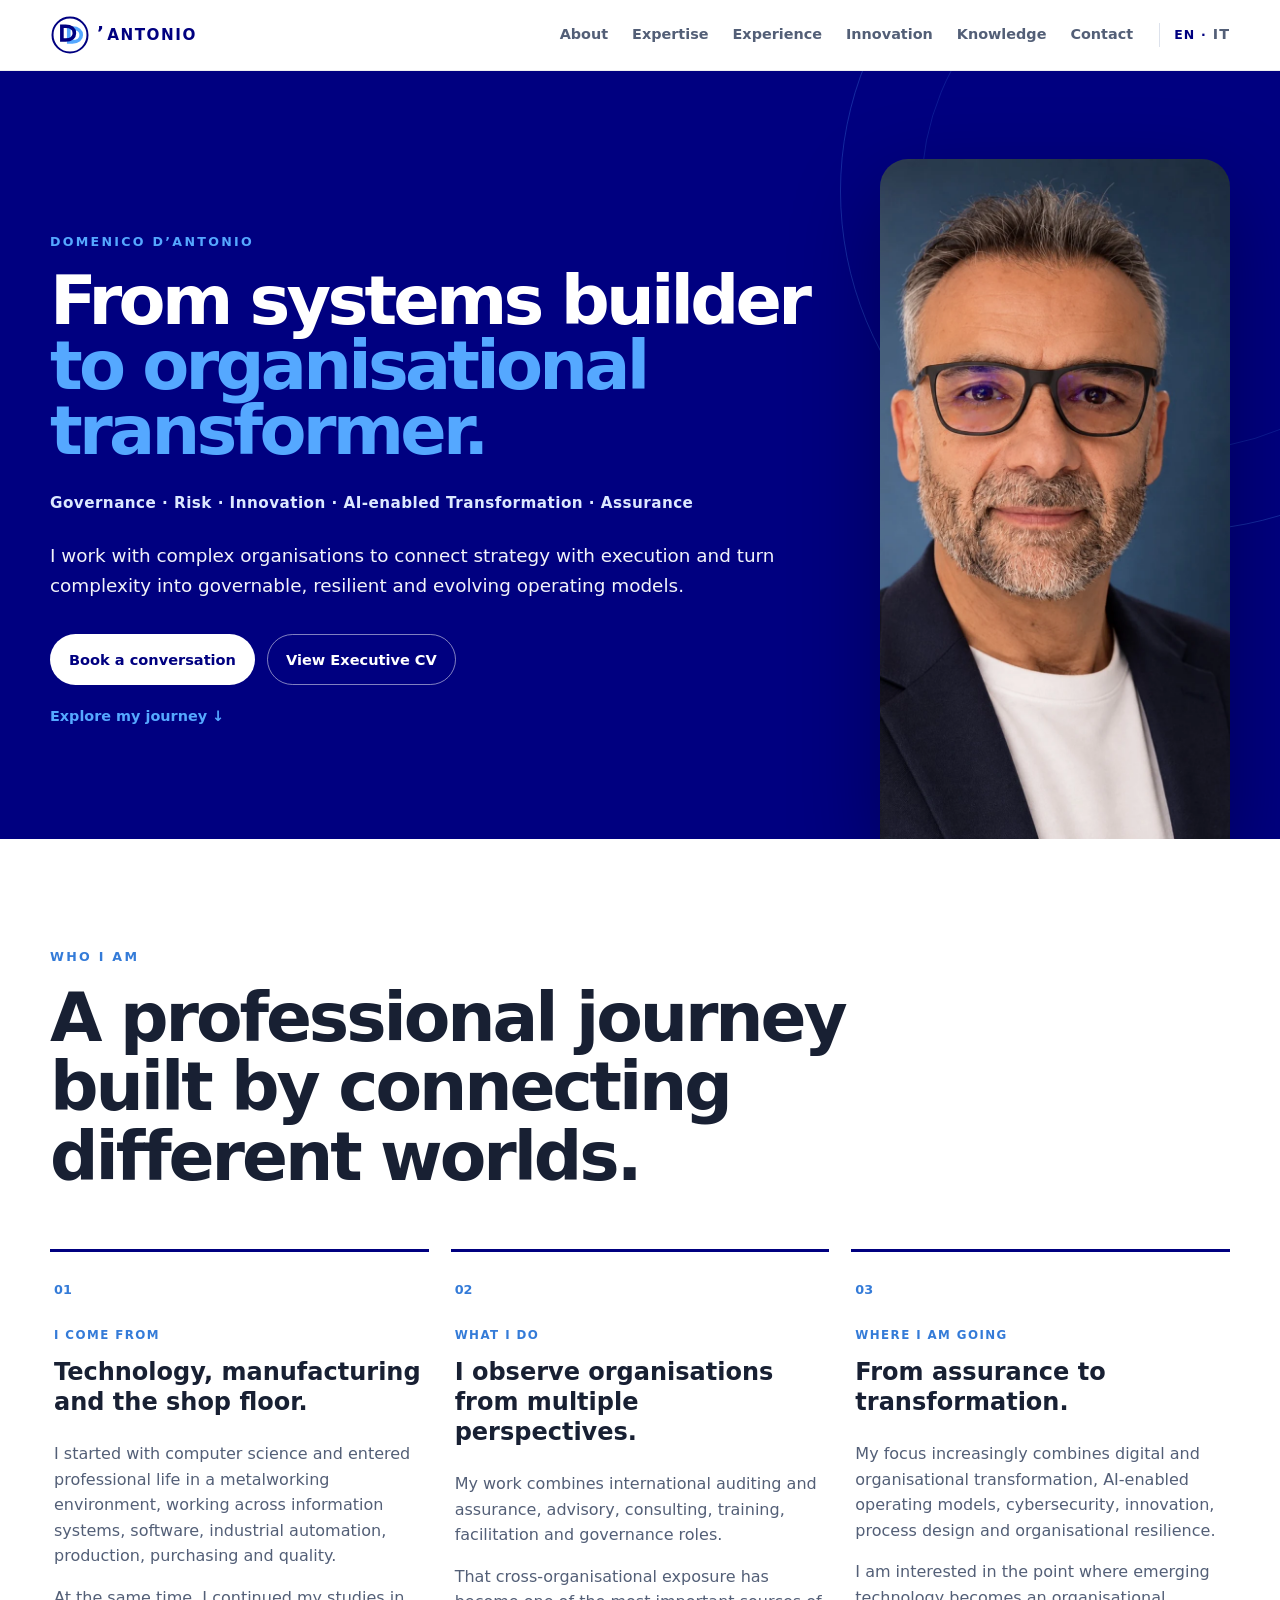
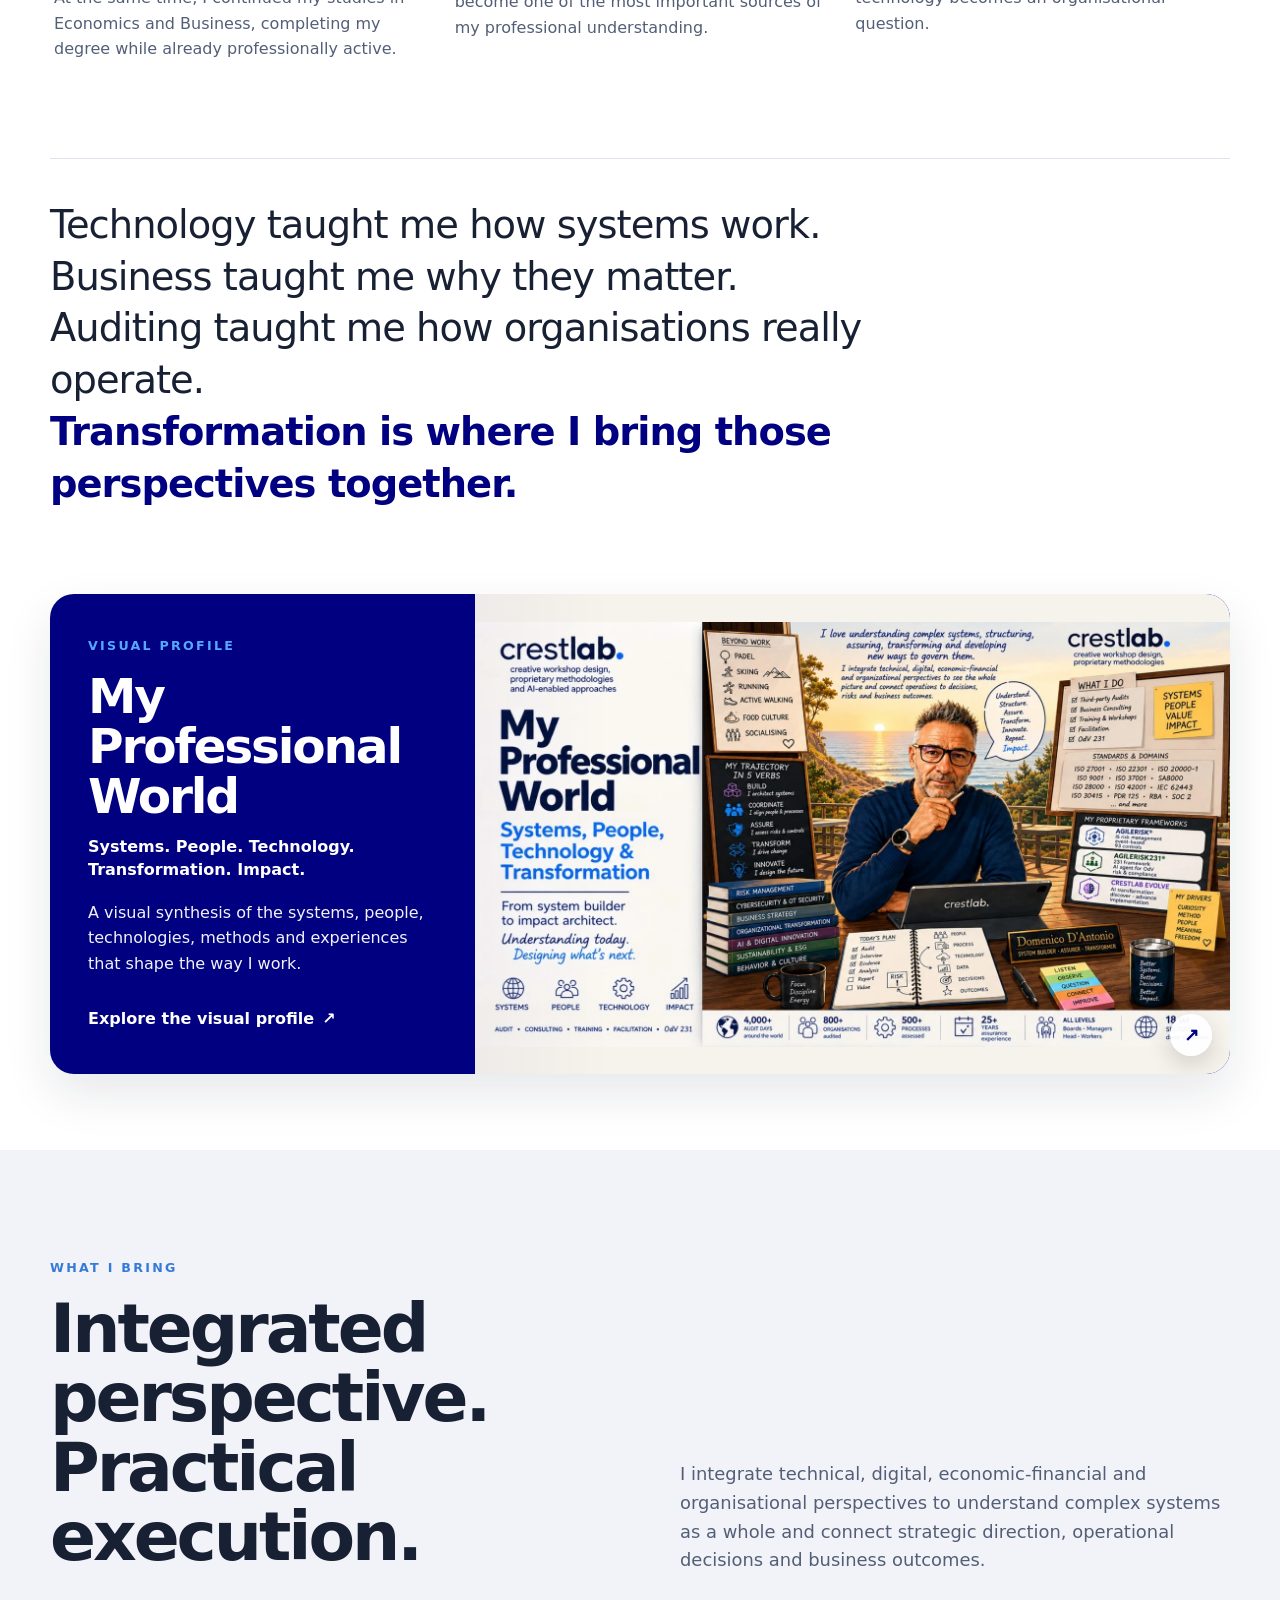
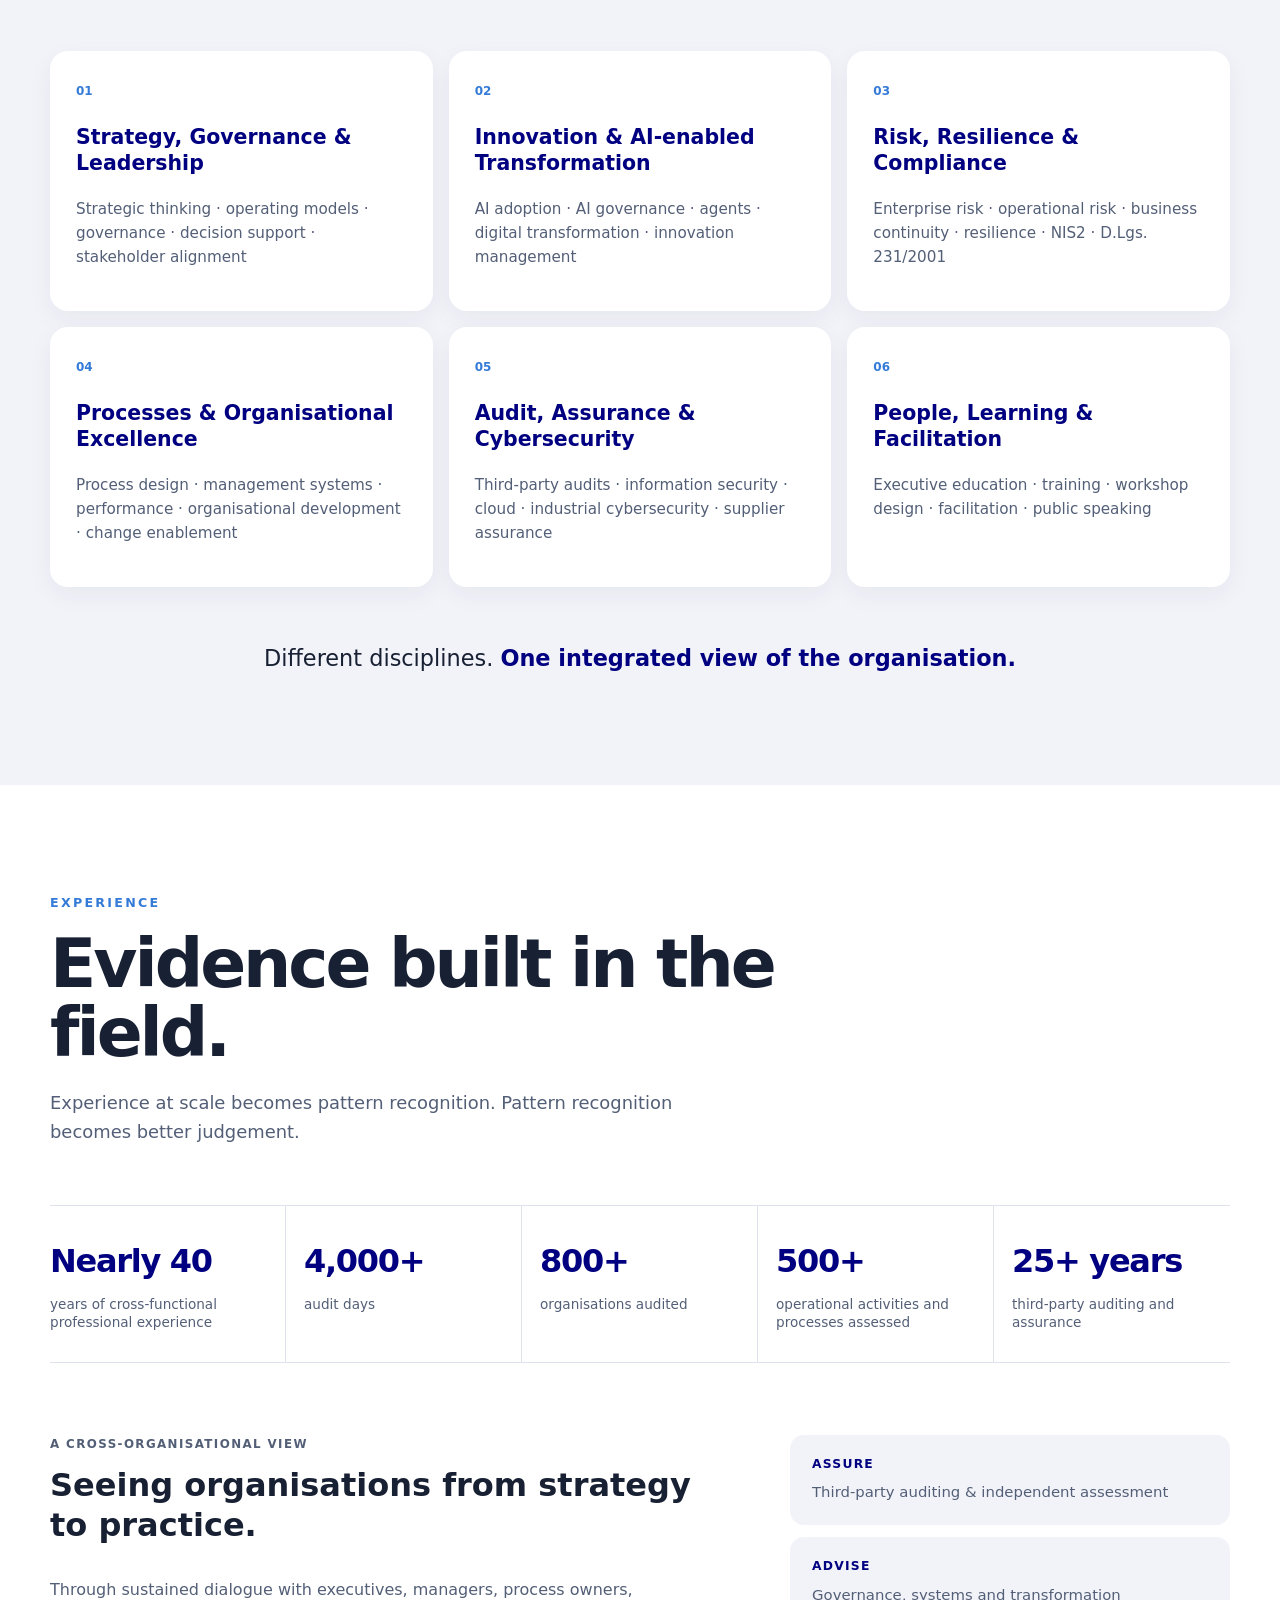
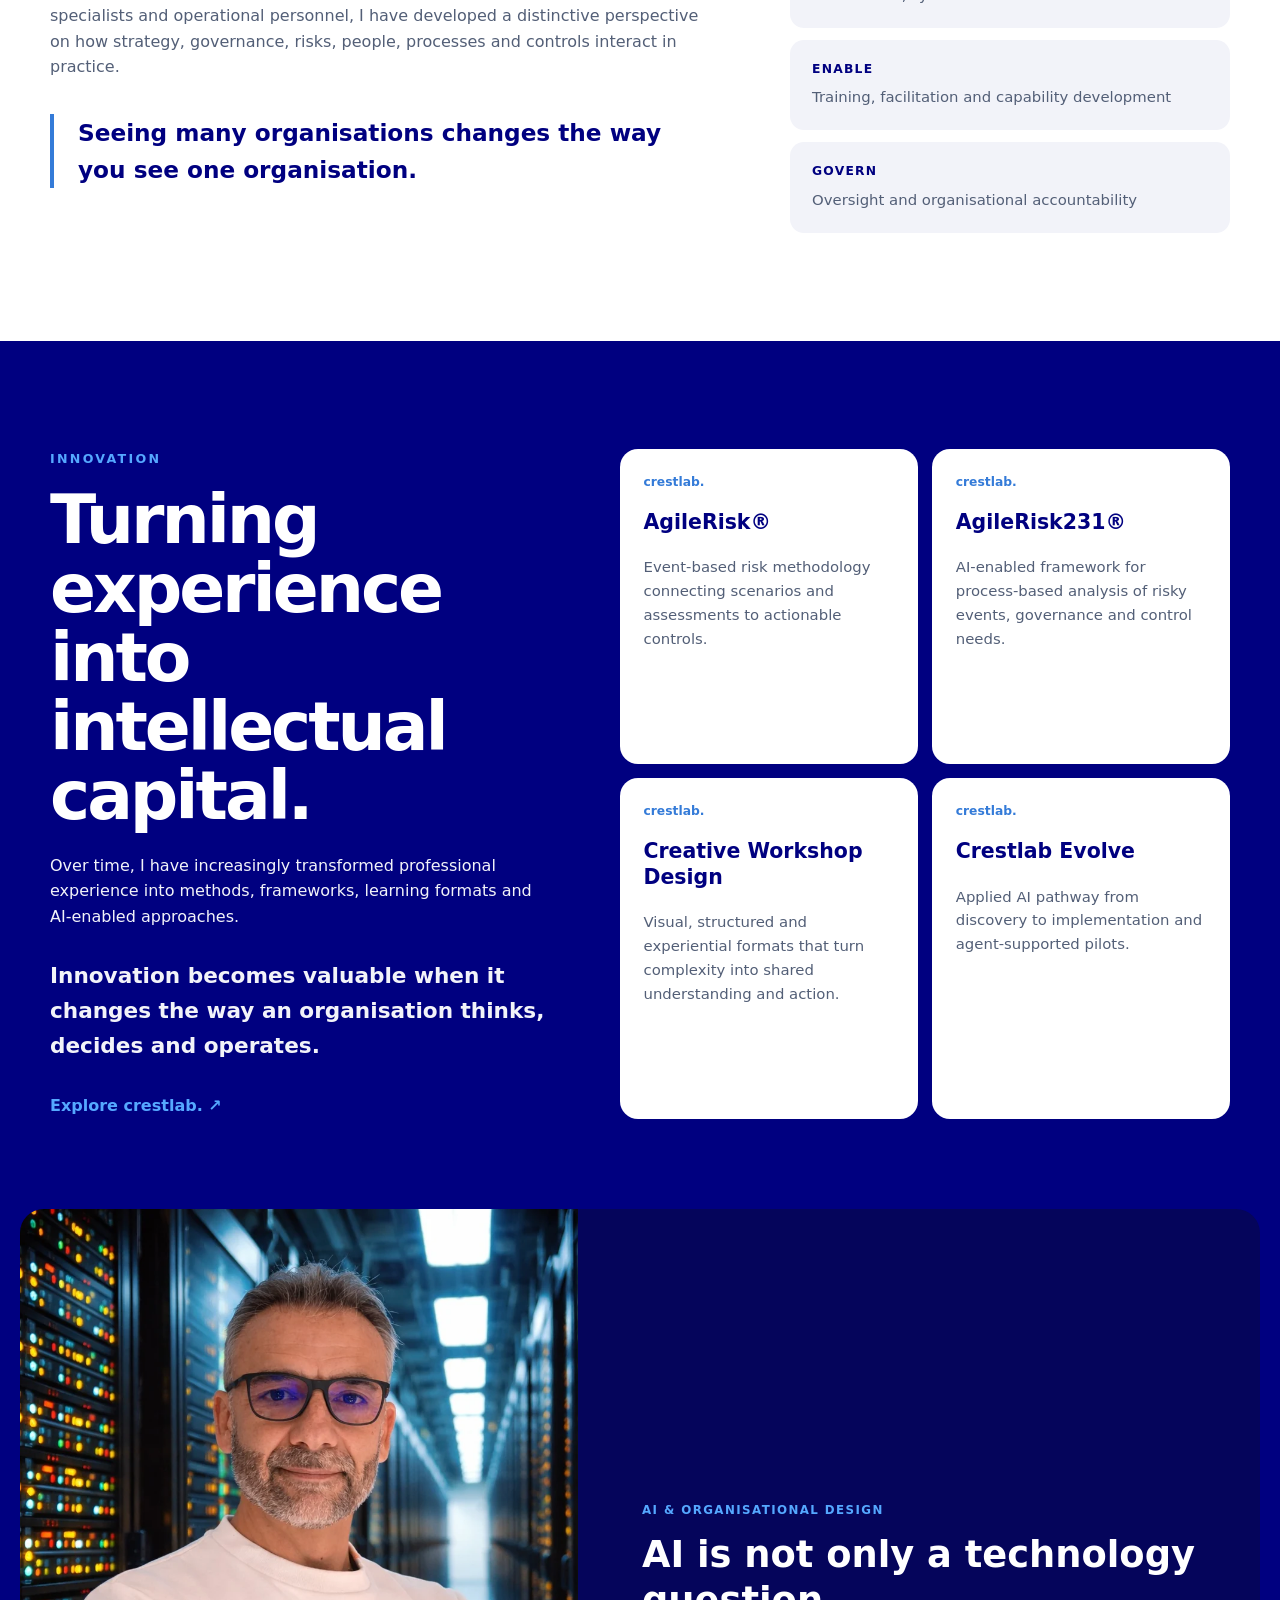
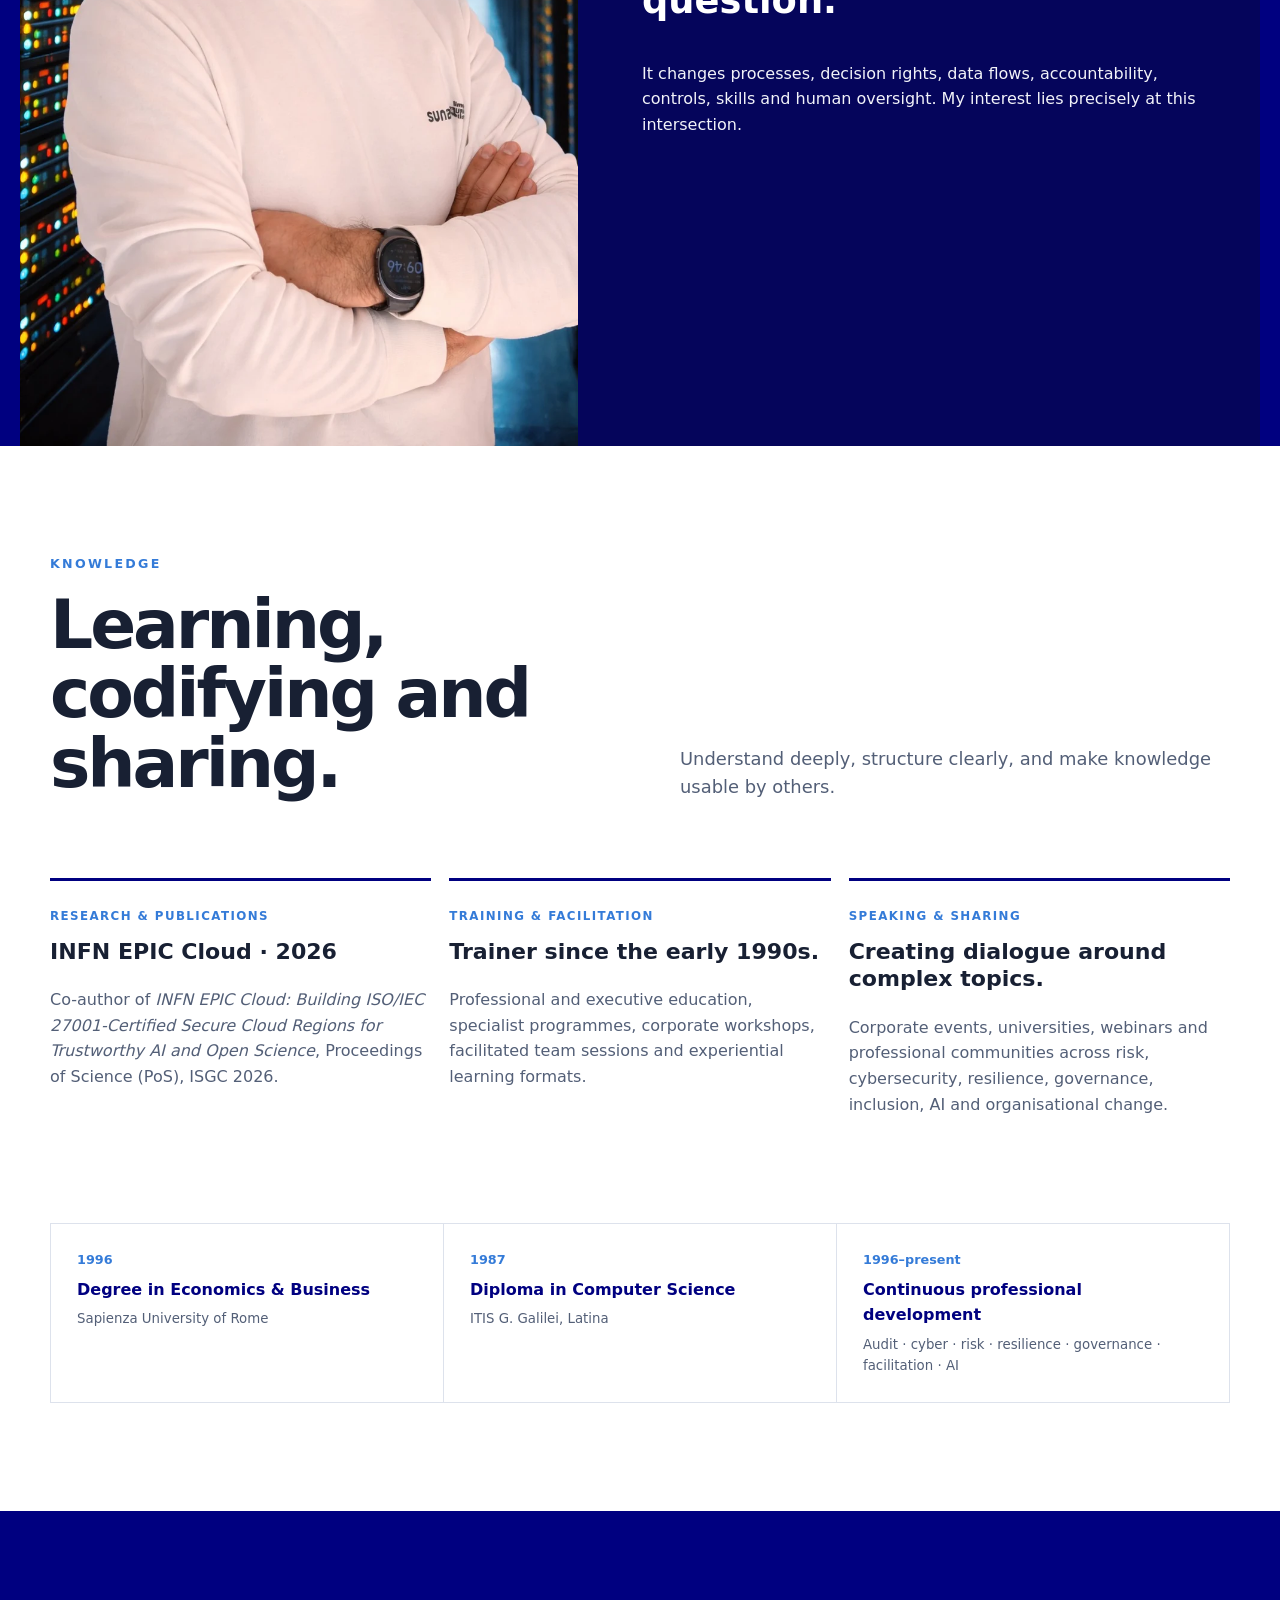
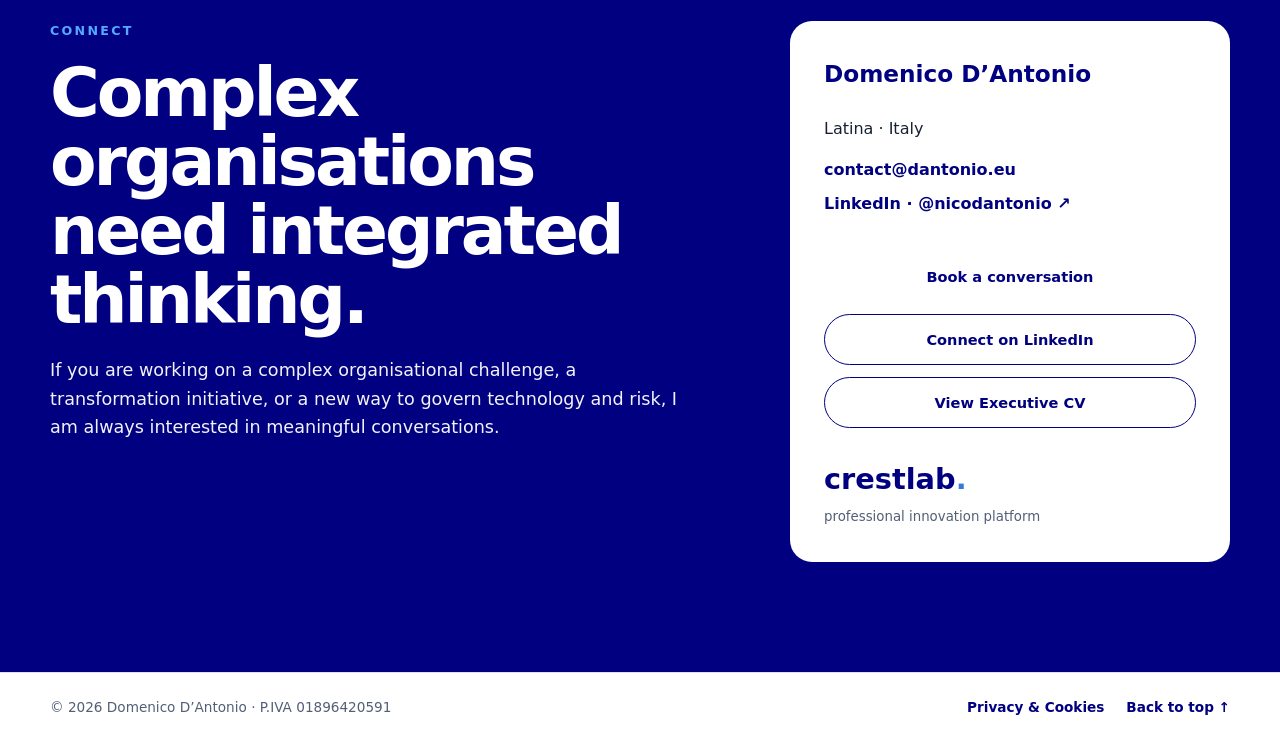
<file: index.html>
<!doctype html>
<html lang="en">
<head>
  <meta charset="utf-8" />
  <meta name="viewport" content="width=device-width, initial-scale=1" />
  <title>Domenico D’Antonio — Governance, Risk, Innovation & Transformation</title>
  <meta name="description" content="Domenico D’Antonio — senior professional in governance, risk, innovation, AI-enabled transformation, assurance and organisational development." />
  <meta name="theme-color" content="#000080" />
  <meta property="og:title" content="Domenico D’Antonio — From systems builder to organisational transformer" />
  <meta property="og:description" content="Governance · Risk · Innovation · AI-enabled Transformation · Assurance" />
  <meta property="og:type" content="website" />
  <meta property="og:locale" content="en_GB" />
  <meta property="og:locale:alternate" content="it_IT" />
  <meta property="og:url" content="https://www.dantonio.eu/" />
  <meta property="og:image" content="https://www.dantonio.eu/assets/images/domenico-hero.webp" />
  <link rel="canonical" href="https://www.dantonio.eu/" />
  <link rel="alternate" hreflang="en" href="https://www.dantonio.eu/" />
  <link rel="alternate" hreflang="it" href="https://www.dantonio.eu/it/" />
  <link rel="alternate" hreflang="x-default" href="https://www.dantonio.eu/" />
  <script>
    // Privacy-friendly first-visit language routing for the static site.
    // A manual EN/IT choice always wins and is remembered locally.
    (function () {
      try {
        if (location.pathname !== '/' && location.pathname !== '/index.html') return;
        var saved = localStorage.getItem('dantonio-language');
        if (saved === 'en') return;
        if (saved === 'it') { location.replace('/it/'); return; }
        var langs = (navigator.languages && navigator.languages.length ? navigator.languages : [navigator.language || '']).map(function (v) { return String(v).toLowerCase(); });
        var italianBrowser = langs.some(function (v) { return v === 'it' || v.indexOf('it-') === 0; });
        var italyTimezone = false;
        try { italyTimezone = Intl.DateTimeFormat().resolvedOptions().timeZone === 'Europe/Rome'; } catch (e) {}
        if (italianBrowser || italyTimezone) location.replace('/it/');
      } catch (e) {}
    }());
  </script>
  <link rel="icon" href="assets/images/favicon.svg" type="image/svg+xml" />
  <link rel="stylesheet" href="styles.css" />
  <script type="application/ld+json">
  {
    "@context":"https://schema.org",
    "@type":"Person",
    "name":"Domenico D’Antonio",
    "url":"https://www.dantonio.eu/",
    "email":"mailto:contact@dantonio.eu",
    "jobTitle":"Senior Leader in Governance, Risk, Innovation & Organisational Transformation",
    "sameAs":["https://www.linkedin.com/in/nicodantonio/"],
    "knowsAbout":["Governance","Risk Management","AI-enabled Transformation","Audit and Assurance","Cybersecurity","Organisational Development","Management Systems"]
  }
  </script>
</head>
<body>
  <a class="skip-link" href="#main">Skip to content</a>

  <header class="site-header" id="top">
    <div class="container nav-wrap">
      <a class="brand" href="#top" aria-label="Domenico D’Antonio home">
        <img class="brand-monogram" src="assets/images/dantonio-monogram.svg" alt="" width="40" height="40" /><span class="brand-apostrophe">’</span><span class="brand-name">ANTONIO</span>
      </a>
      <button class="menu-toggle" aria-expanded="false" aria-controls="site-nav">Menu</button>
      <nav id="site-nav" class="site-nav" aria-label="Primary navigation">
        <a href="#about">About</a>
        <a href="#expertise">Expertise</a>
        <a href="#experience">Experience</a>
        <a href="#innovation">Innovation</a>
        <a href="#knowledge">Knowledge</a>
        <a href="#contact">Contact</a>
        <span class="lang-switch" aria-label="Language"><strong>EN</strong><span>·</span><a href="it/" lang="it" hreflang="it" data-language-choice="it">IT</a></span>
      </nav>
    </div>
  </header>

  <main id="main">
    <section class="hero section-dark" aria-labelledby="hero-title">
      <div class="container hero-grid">
        <div class="hero-copy reveal">
          <p class="eyebrow light">DOMENICO D’ANTONIO</p>
          <h1 id="hero-title"><span class="hero-line hero-line-light">From systems builder</span><span class="hero-line hero-line-accent">to organisational transformer.</span></h1>
          <p class="hero-tags">Governance · Risk · Innovation · AI-enabled Transformation · Assurance</p>
          <p class="hero-lead">I work with complex organisations to connect strategy with execution and turn complexity into governable, resilient and evolving operating models.</p>
          <div class="actions">
            <a class="button button-light" href="https://calendar.app.google/TNwMr9ZQhVtqZPSaA" target="_blank" rel="noopener">Book a conversation</a>
            <a class="button button-ghost" href="assets/docs/Domenico-D-Antonio-Executive-CV.pdf" target="_blank" rel="noopener">View Executive CV</a>
          </div>
          <a class="hero-journey-link" href="#about">Explore my journey ↓</a>
        </div>
        <figure class="hero-portrait reveal delay-1">
          <img src="assets/images/domenico-hero.webp" alt="Portrait of Domenico D’Antonio" width="1066" height="1280" fetchpriority="high" />
        </figure>
      </div>
      <div class="hero-orbit" aria-hidden="true"></div>
    </section>

    <section id="about" class="section about">
      <div class="container">
        <div class="section-heading reveal">
          <p class="eyebrow">WHO I AM</p>
          <h2>A professional journey built by connecting different worlds.</h2>
        </div>

        <div class="journey-grid">
          <article class="journey-card reveal">
            <p class="number">01</p>
            <p class="label">I COME FROM</p>
            <h3>Technology, manufacturing and the shop floor.</h3>
            <p>I started with computer science and entered professional life in a metalworking environment, working across information systems, software, industrial automation, production, purchasing and quality.</p>
            <p>At the same time, I continued my studies in Economics and Business, completing my degree while already professionally active.</p>
          </article>
          <article class="journey-card reveal delay-1">
            <p class="number">02</p>
            <p class="label">WHAT I DO</p>
            <h3>I observe organisations from multiple perspectives.</h3>
            <p>My work combines international auditing and assurance, advisory, consulting, training, facilitation and governance roles.</p>
            <p>That cross-organisational exposure has become one of the most important sources of my professional understanding.</p>
          </article>
          <article class="journey-card reveal delay-2">
            <p class="number">03</p>
            <p class="label">WHERE I AM GOING</p>
            <h3>From assurance to transformation.</h3>
            <p>My focus increasingly combines digital and organisational transformation, AI-enabled operating models, cybersecurity, innovation, process design and organisational resilience.</p>
            <p>I am interested in the point where emerging technology becomes an organisational question.</p>
          </article>
        </div>

        <div class="manifesto reveal">
          <p>Technology taught me how systems work.<br>Business taught me why they matter.<br>Auditing taught me how organisations really operate.<br><strong>Transformation is where I bring those perspectives together.</strong></p>
        </div>
      </div>
    </section>

    <section class="visual-profile" aria-labelledby="visual-profile-title">
      <div class="container">
        <div class="visual-profile-card reveal">
          <div class="visual-profile-copy">
            <p class="eyebrow">VISUAL PROFILE</p>
            <h2 id="visual-profile-title">My Professional World</h2>
            <p class="visual-profile-kicker">Systems. People. Technology. Transformation. Impact.</p>
            <p>A visual synthesis of the systems, people, technologies, methods and experiences that shape the way I work.</p>
            <button class="text-button" type="button" data-visual-open>Explore the visual profile <span aria-hidden="true">↗</span></button>
          </div>
          <button class="visual-profile-image visual-profile-image-desktop" type="button" data-visual-open aria-label="Open My Professional World visual profile">
            <img src="assets/images/my-professional-world.webp" alt="My Professional World — a visual synthesis of Domenico D’Antonio’s professional identity, trajectory, methods and domains" width="1536" height="864" loading="lazy" />
            <span class="visual-profile-zoom" aria-hidden="true">↗</span>
          </button>
          <button class="visual-profile-mobile-teaser" type="button" data-visual-open aria-label="Open the complete My Professional World visual profile">
            <img src="assets/images/my-professional-world-face-strip.webp" alt="Detail from My Professional World" width="475" height="155" loading="lazy" />
            <span>View the complete visual</span><span aria-hidden="true">↗</span>
          </button>
        </div>
      </div>
    </section>

    <section id="expertise" class="section section-soft">
      <div class="container">
        <div class="section-heading split reveal">
          <div>
            <p class="eyebrow">WHAT I BRING</p>
            <h2>Integrated perspective.<br>Practical execution.</h2>
          </div>
          <p class="intro">I integrate technical, digital, economic-financial and organisational perspectives to understand complex systems as a whole and connect strategic direction, operational decisions and business outcomes.</p>
        </div>

        <div class="expertise-grid">
          <article class="expertise-card reveal"><span>01</span><h3>Strategy, Governance & Leadership</h3><p>Strategic thinking · operating models · governance · decision support · stakeholder alignment</p></article>
          <article class="expertise-card reveal"><span>02</span><h3>Innovation & AI-enabled Transformation</h3><p>AI adoption · AI governance · agents · digital transformation · innovation management</p></article>
          <article class="expertise-card reveal"><span>03</span><h3>Risk, Resilience & Compliance</h3><p>Enterprise risk · operational risk · business continuity · resilience · NIS2 · D.Lgs. 231/2001</p></article>
          <article class="expertise-card reveal"><span>04</span><h3>Processes & Organisational Excellence</h3><p>Process design · management systems · performance · organisational development · change enablement</p></article>
          <article class="expertise-card reveal"><span>05</span><h3>Audit, Assurance & Cybersecurity</h3><p>Third-party audits · information security · cloud · industrial cybersecurity · supplier assurance</p></article>
          <article class="expertise-card reveal"><span>06</span><h3>People, Learning & Facilitation</h3><p>Executive education · training · workshop design · facilitation · public speaking</p></article>
        </div>

        <p class="center-callout reveal">Different disciplines. <strong>One integrated view of the organisation.</strong></p>
      </div>
    </section>

    <section id="experience" class="section experience">
      <div class="container">
        <div class="section-heading reveal">
          <p class="eyebrow">EXPERIENCE</p>
          <h2>Evidence built in the field.</h2>
          <p class="intro narrow">Experience at scale becomes pattern recognition. Pattern recognition becomes better judgement.</p>
        </div>

        <div class="metrics reveal">
          <div><strong>Nearly 40</strong><span>years of cross-functional professional experience</span></div>
          <div><strong>4,000+</strong><span>audit days</span></div>
          <div><strong>800+</strong><span>organisations audited</span></div>
          <div><strong>500+</strong><span>operational activities and processes assessed</span></div>
          <div><strong>25+ years</strong><span>third-party auditing and assurance</span></div>
        </div>

        <div class="experience-grid">
          <div class="experience-copy reveal">
            <p class="label">A CROSS-ORGANISATIONAL VIEW</p>
            <h3>Seeing organisations from strategy to practice.</h3>
            <p>Through sustained dialogue with executives, managers, process owners, specialists and operational personnel, I have developed a distinctive perspective on how strategy, governance, risks, people, processes and controls interact in practice.</p>
            <blockquote>Seeing many organisations changes the way you see one organisation.</blockquote>
          </div>
          <div class="roles reveal delay-1">
            <div><b>ASSURE</b><span>Third-party auditing & independent assessment</span></div>
            <div><b>ADVISE</b><span>Governance, systems and transformation</span></div>
            <div><b>ENABLE</b><span>Training, facilitation and capability development</span></div>
            <div><b>GOVERN</b><span>Oversight and organisational accountability</span></div>
          </div>
        </div>
      </div>
    </section>

    <section id="innovation" class="section innovation section-dark">
      <div class="container innovation-grid">
        <div class="innovation-copy reveal">
          <p class="eyebrow light">INNOVATION</p>
          <h2>Turning experience into intellectual capital.</h2>
          <p>Over time, I have increasingly transformed professional experience into methods, frameworks, learning formats and AI-enabled approaches.</p>
          <p class="innovation-statement">Innovation becomes valuable when it changes the way an organisation thinks, decides and operates.</p>
          <a class="text-link light-link" href="https://www.crestlab.eu/" target="_blank" rel="noopener">Explore crestlab. ↗</a>
        </div>
        <div class="innovation-cards">
          <article class="innovation-card reveal"><p class="micro">crestlab.</p><h3>AgileRisk®</h3><p>Event-based risk methodology connecting scenarios and assessments to actionable controls.</p></article>
          <article class="innovation-card reveal delay-1"><p class="micro">crestlab.</p><h3>AgileRisk231®</h3><p>AI-enabled framework for process-based analysis of risky events, governance and control needs.</p></article>
          <article class="innovation-card reveal"><p class="micro">crestlab.</p><h3>Creative Workshop Design</h3><p>Visual, structured and experiential formats that turn complexity into shared understanding and action.</p></article>
          <article class="innovation-card reveal delay-1"><p class="micro">crestlab.</p><h3>Crestlab Evolve</h3><p>Applied AI pathway from discovery to implementation and agent-supported pilots.</p></article>
        </div>
      </div>
      <div class="ai-strip reveal">
        <img src="assets/images/domenico-digital.webp" alt="Domenico D’Antonio in a digital infrastructure environment" loading="lazy" />
        <div><p class="label light">AI & ORGANISATIONAL DESIGN</p><h3>AI is not only a technology question.</h3><p>It changes processes, decision rights, data flows, accountability, controls, skills and human oversight. My interest lies precisely at this intersection.</p></div>
      </div>
    </section>

    <section id="knowledge" class="section knowledge">
      <div class="container">
        <div class="section-heading split reveal">
          <div><p class="eyebrow">KNOWLEDGE</p><h2>Learning, codifying and sharing.</h2></div>
          <p class="intro">Understand deeply, structure clearly, and make knowledge usable by others.</p>
        </div>

        <div class="knowledge-grid">
          <article class="knowledge-card reveal">
            <p class="label">RESEARCH & PUBLICATIONS</p>
            <h3>INFN EPIC Cloud · 2026</h3>
            <p>Co-author of <em>INFN EPIC Cloud: Building ISO/IEC 27001-Certified Secure Cloud Regions for Trustworthy AI and Open Science</em>, Proceedings of Science (PoS), ISGC 2026.</p>
          </article>
          <article class="knowledge-card reveal delay-1">
            <p class="label">TRAINING & FACILITATION</p>
            <h3>Trainer since the early 1990s.</h3>
            <p>Professional and executive education, specialist programmes, corporate workshops, facilitated team sessions and experiential learning formats.</p>
          </article>
          <article class="knowledge-card reveal delay-2">
            <p class="label">SPEAKING & SHARING</p>
            <h3>Creating dialogue around complex topics.</h3>
            <p>Corporate events, universities, webinars and professional communities across risk, cybersecurity, resilience, governance, inclusion, AI and organisational change.</p>
          </article>
        </div>

        <div class="education-band reveal">
          <div><span>1996</span><b>Degree in Economics & Business</b><small>Sapienza University of Rome</small></div>
          <div><span>1987</span><b>Diploma in Computer Science</b><small>ITIS G. Galilei, Latina</small></div>
          <div><span>1996–present</span><b>Continuous professional development</b><small>Audit · cyber · risk · resilience · governance · facilitation · AI</small></div>
        </div>
      </div>
    </section>

    <section id="contact" class="contact section-dark">
      <div class="container contact-grid">
        <div class="reveal">
          <p class="eyebrow light">CONNECT</p>
          <h2>Complex organisations need integrated thinking.</h2>
          <p>If you are working on a complex organisational challenge, a transformation initiative, or a new way to govern technology and risk, I am always interested in meaningful conversations.</p>
        </div>
        <div class="contact-card reveal delay-1">
          <p class="contact-name">Domenico D’Antonio</p>
          <p>Latina · Italy</p>
          <a href="mailto:contact@dantonio.eu">contact@dantonio.eu</a>
          <a href="https://www.linkedin.com/in/nicodantonio/" target="_blank" rel="noopener">LinkedIn · @nicodantonio ↗</a>
          <div class="actions stacked">
            <a class="button button-light" href="https://calendar.app.google/TNwMr9ZQhVtqZPSaA" target="_blank" rel="noopener">Book a conversation</a>
            <a class="button button-ghost" href="https://www.linkedin.com/in/nicodantonio/" target="_blank" rel="noopener">Connect on LinkedIn</a>
            <a class="button button-ghost" href="assets/docs/Domenico-D-Antonio-Executive-CV.pdf" target="_blank" rel="noopener">View Executive CV</a>
          </div>
          <p class="crestlab-word">crestlab<span>.</span></p>
          <small>professional innovation platform</small>
        </div>
      </div>
    </section>
    <div class="visual-lightbox" data-visual-lightbox hidden role="dialog" aria-modal="true" aria-label="My Professional World visual profile">
      <button class="visual-lightbox-close" type="button" data-visual-close aria-label="Close visual profile">×</button>
      <div class="visual-lightbox-inner">
        <picture>
          <source media="(max-width: 640px)" srcset="assets/images/my-professional-world-vertical.webp" />
          <img src="assets/images/my-professional-world.webp" alt="My Professional World — full visual profile" width="1536" height="864" />
        </picture>
      </div>
    </div>

  </main>

  <footer class="site-footer">
    <div class="container footer-wrap">
      <span>© <span id="year"></span> Domenico D’Antonio · P.IVA 01896420591</span>
      <div class="footer-links"><a href="privacy.html">Privacy & Cookies</a><a class="back-to-top" href="#top">Back to top ↑</a></div>
    </div>
  </footer>

  <script src="script.js"></script>
</body>
</html>
</file>
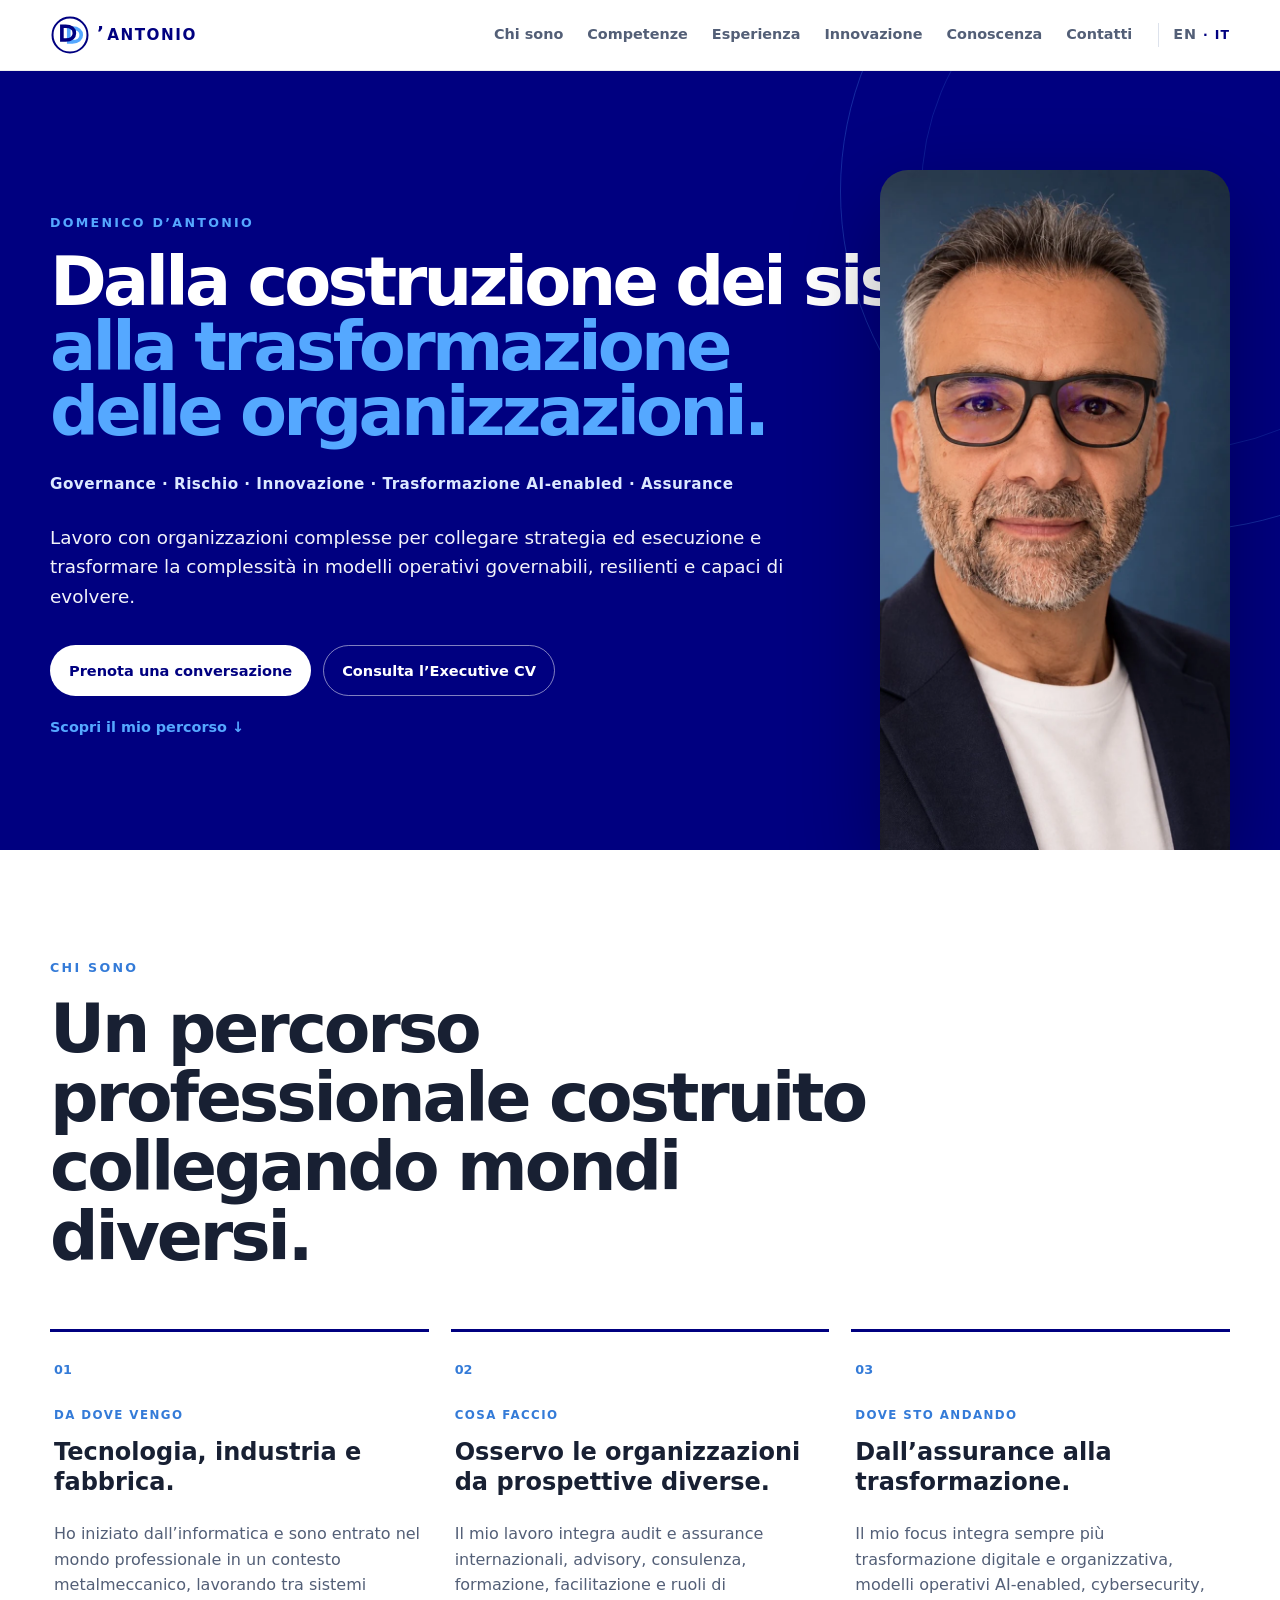
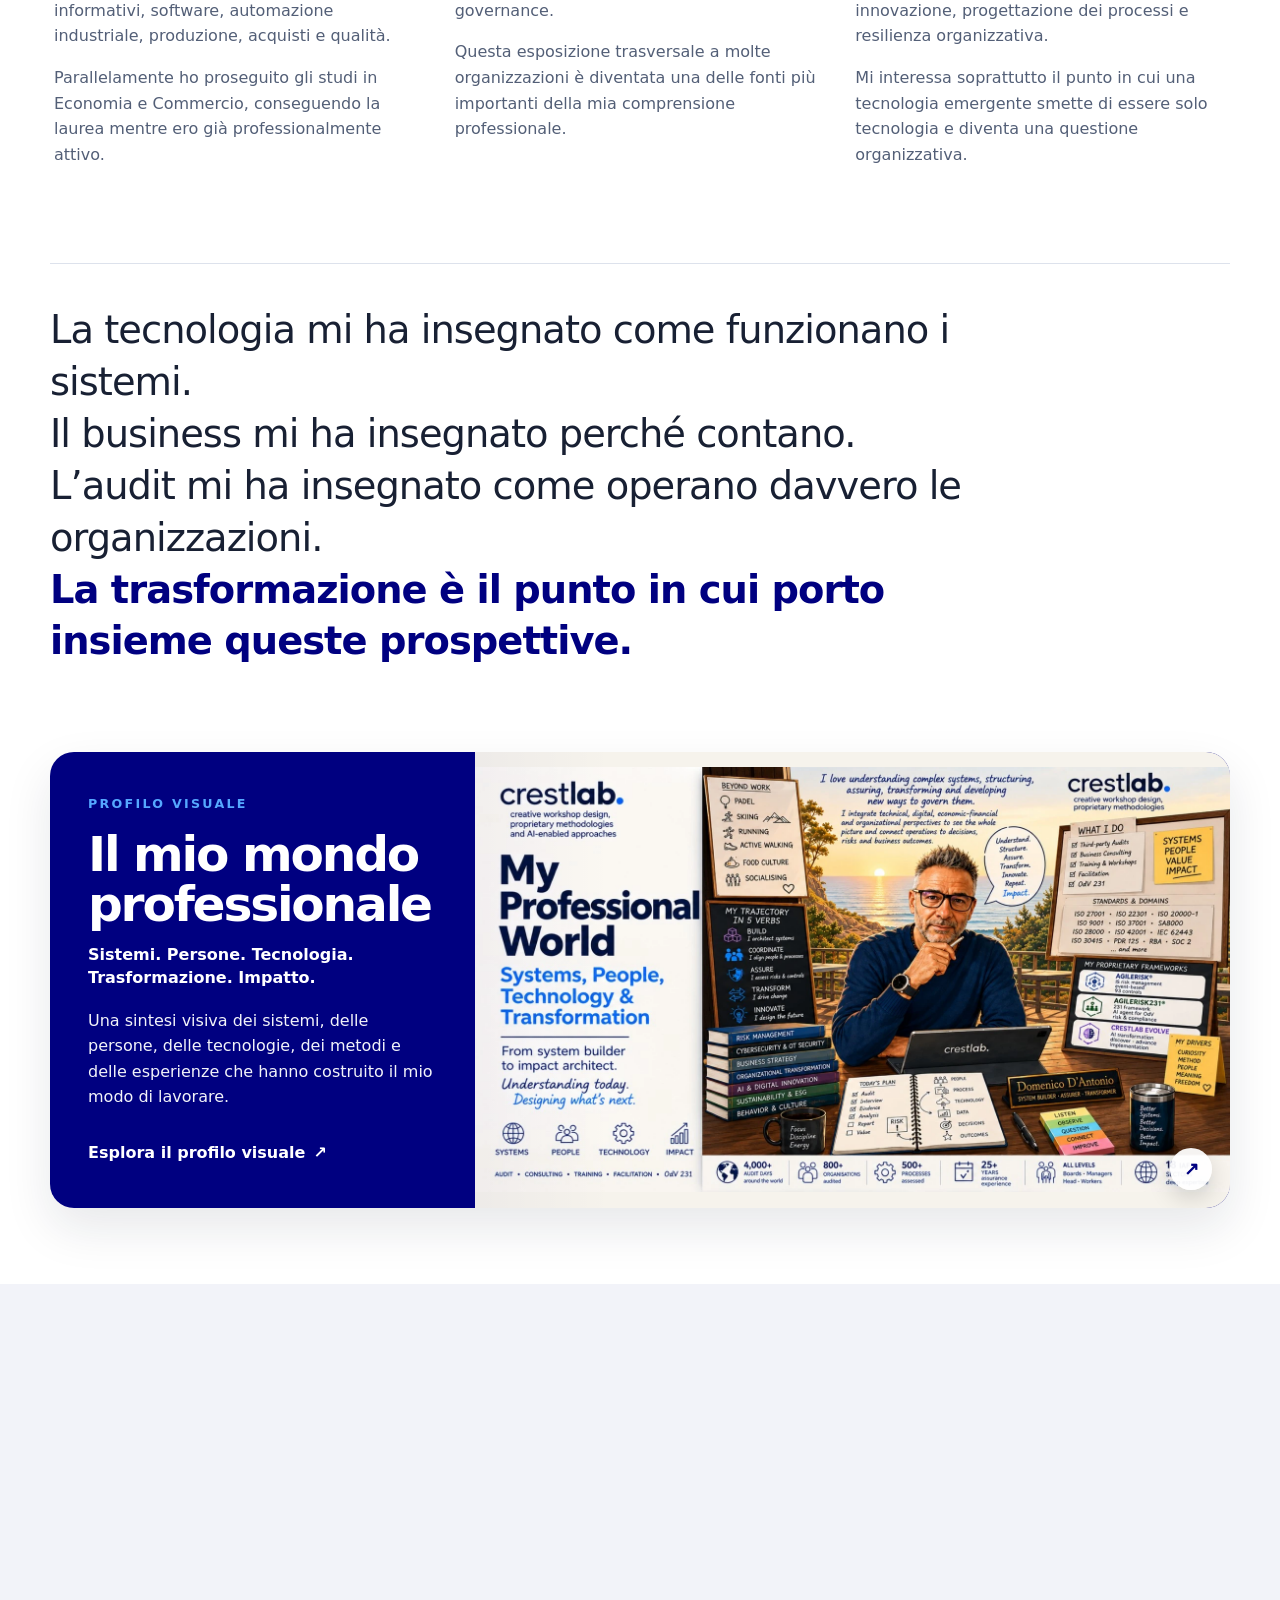
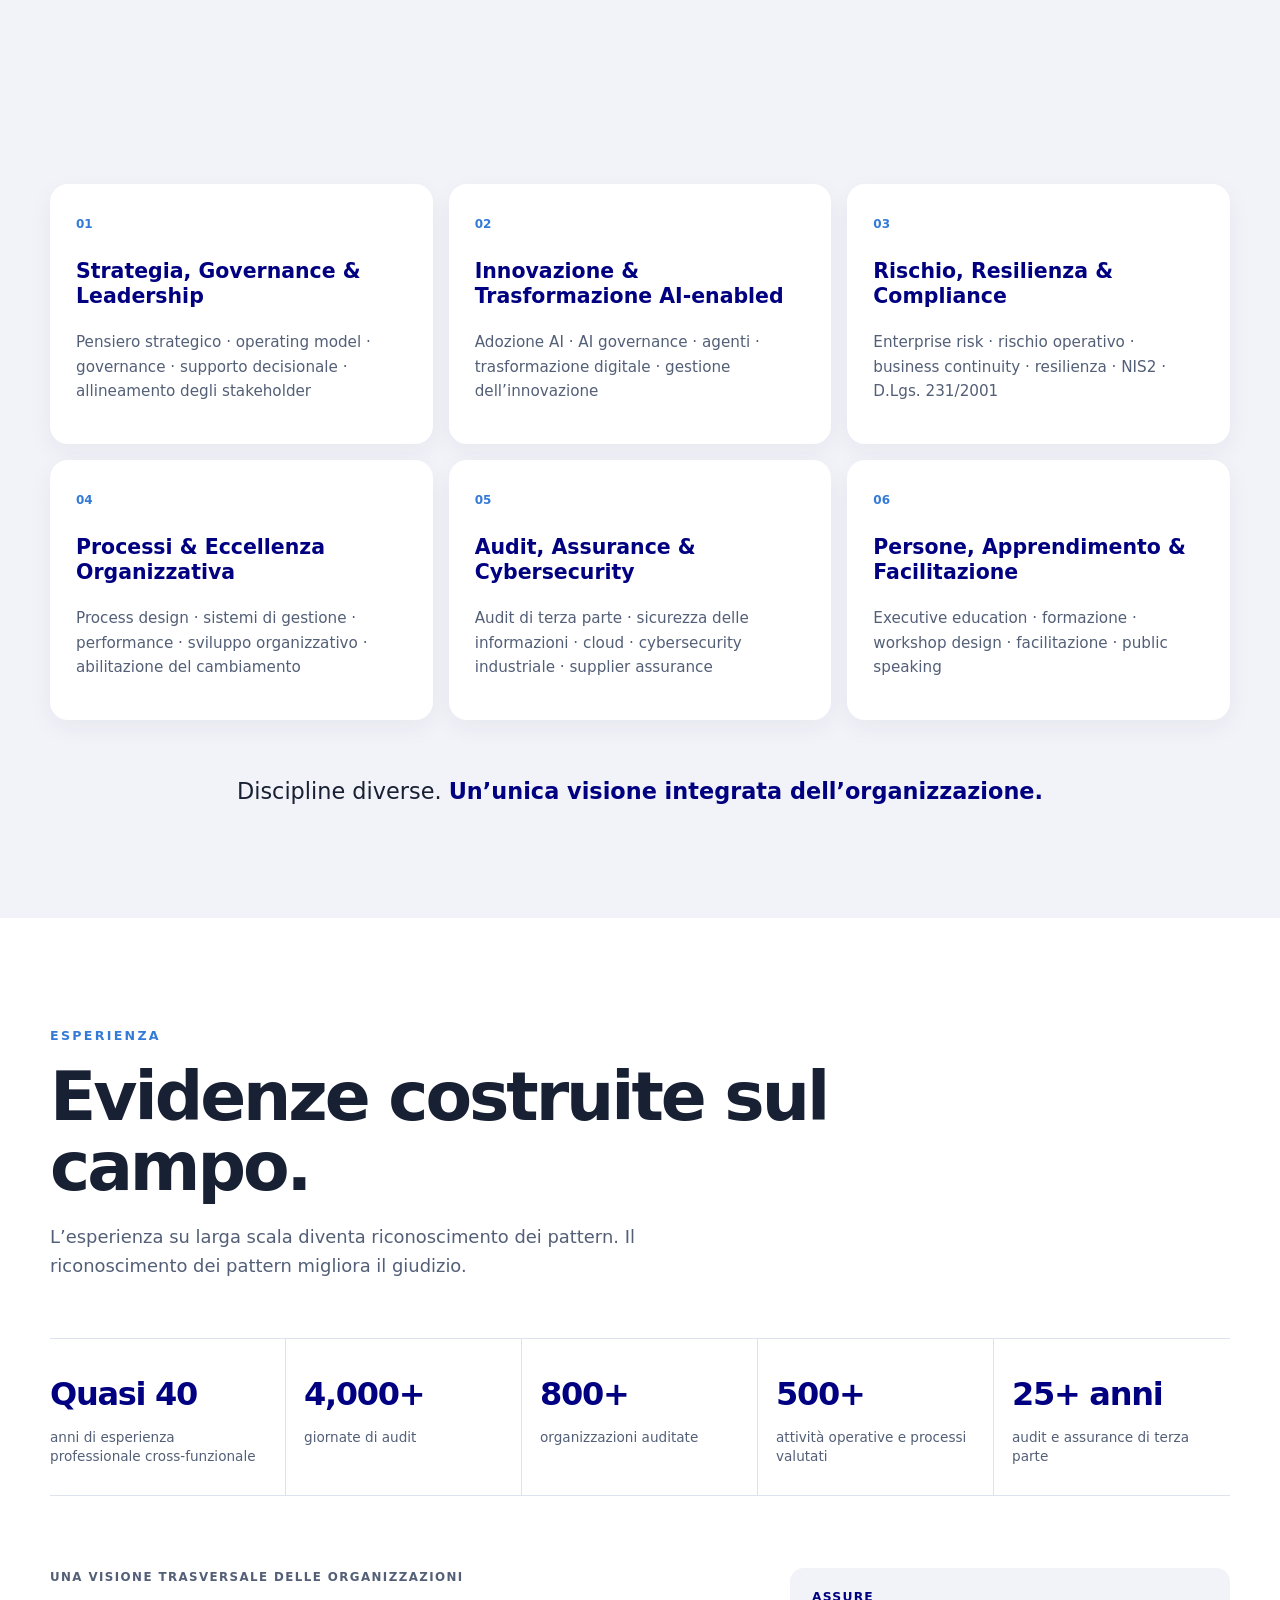
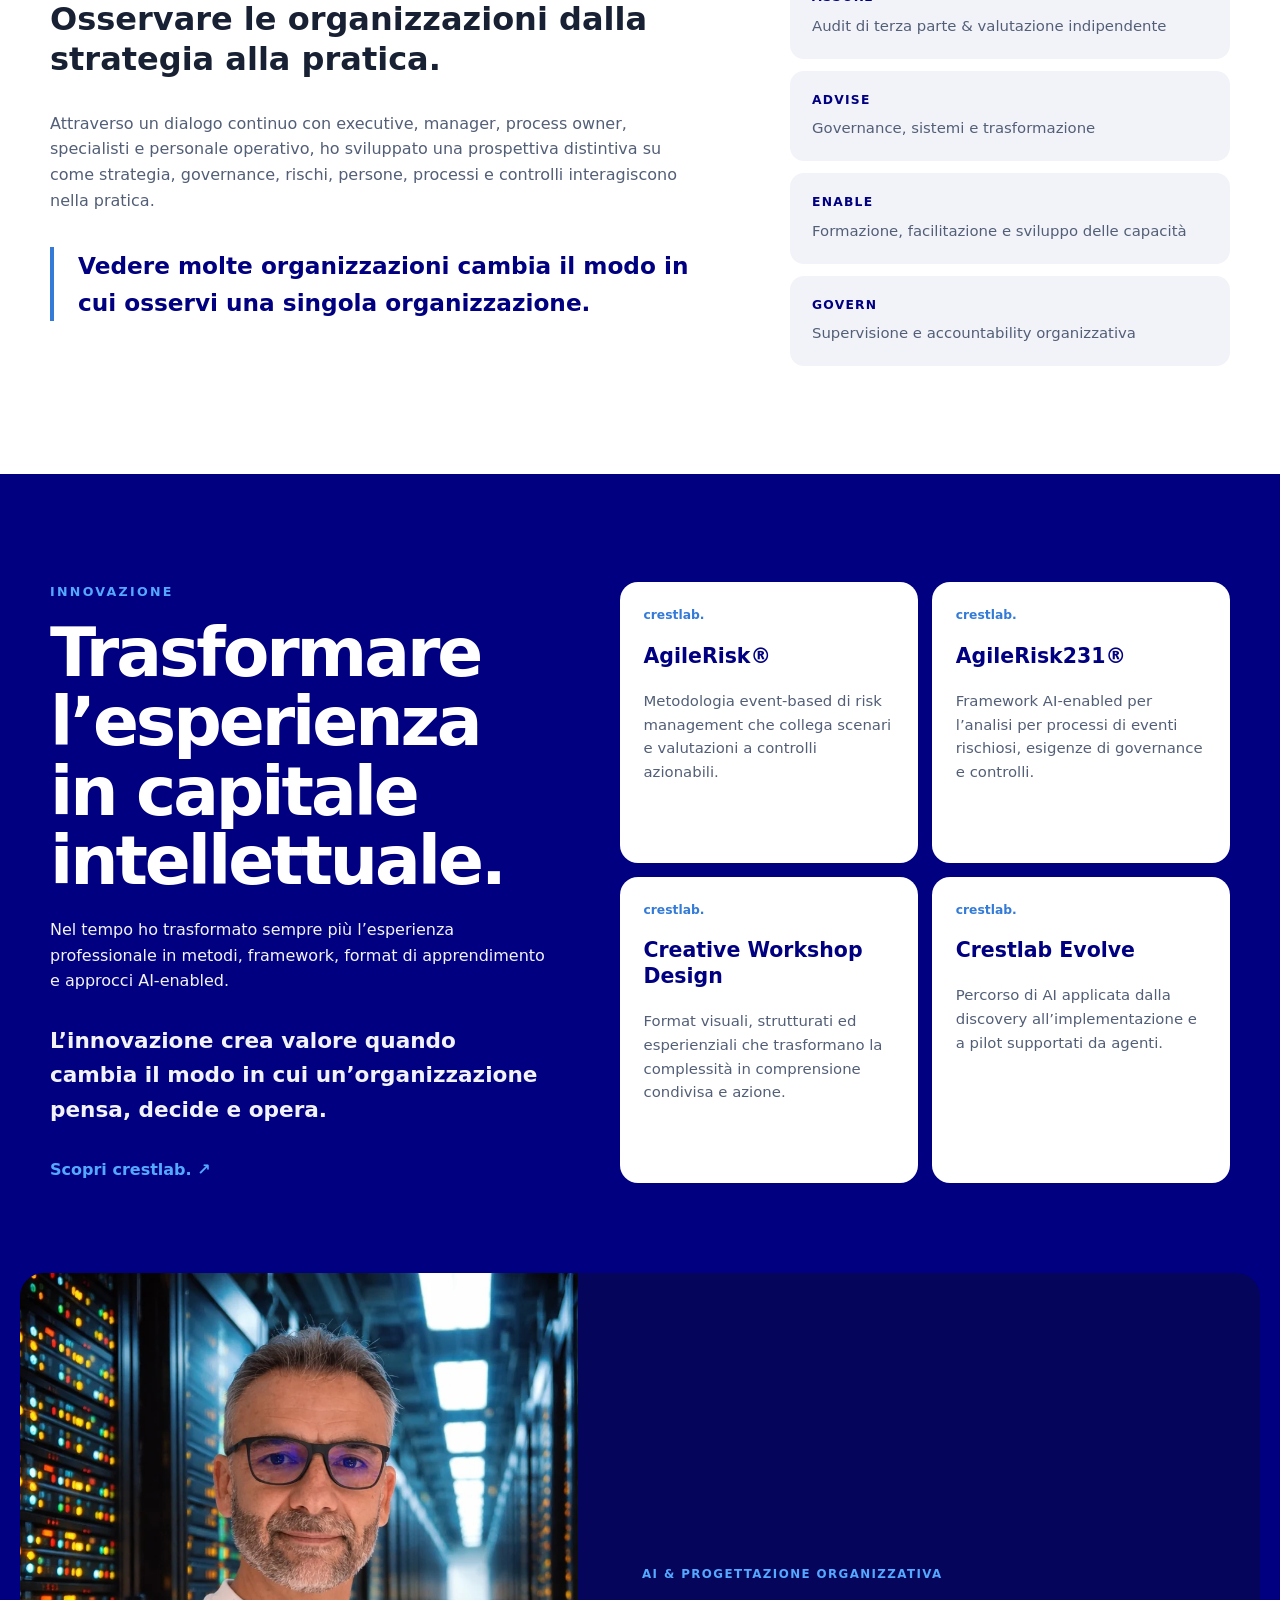
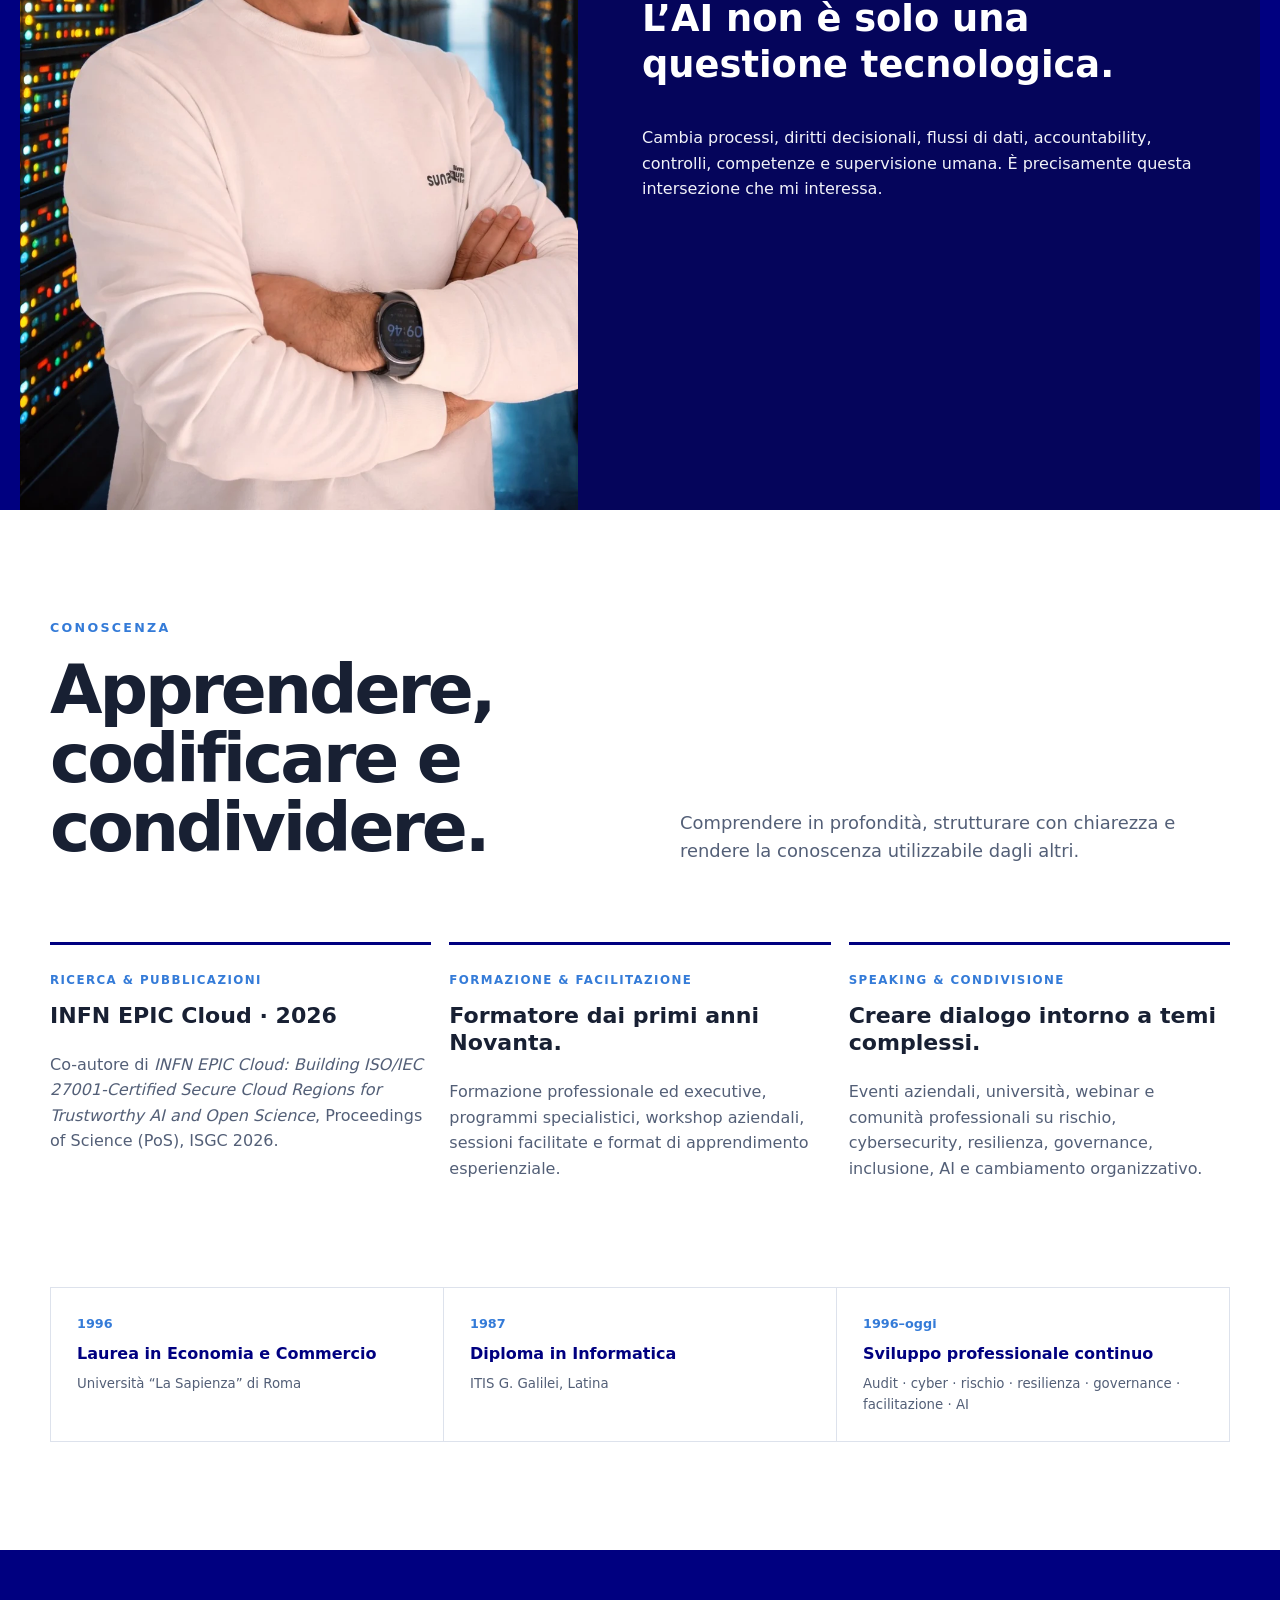
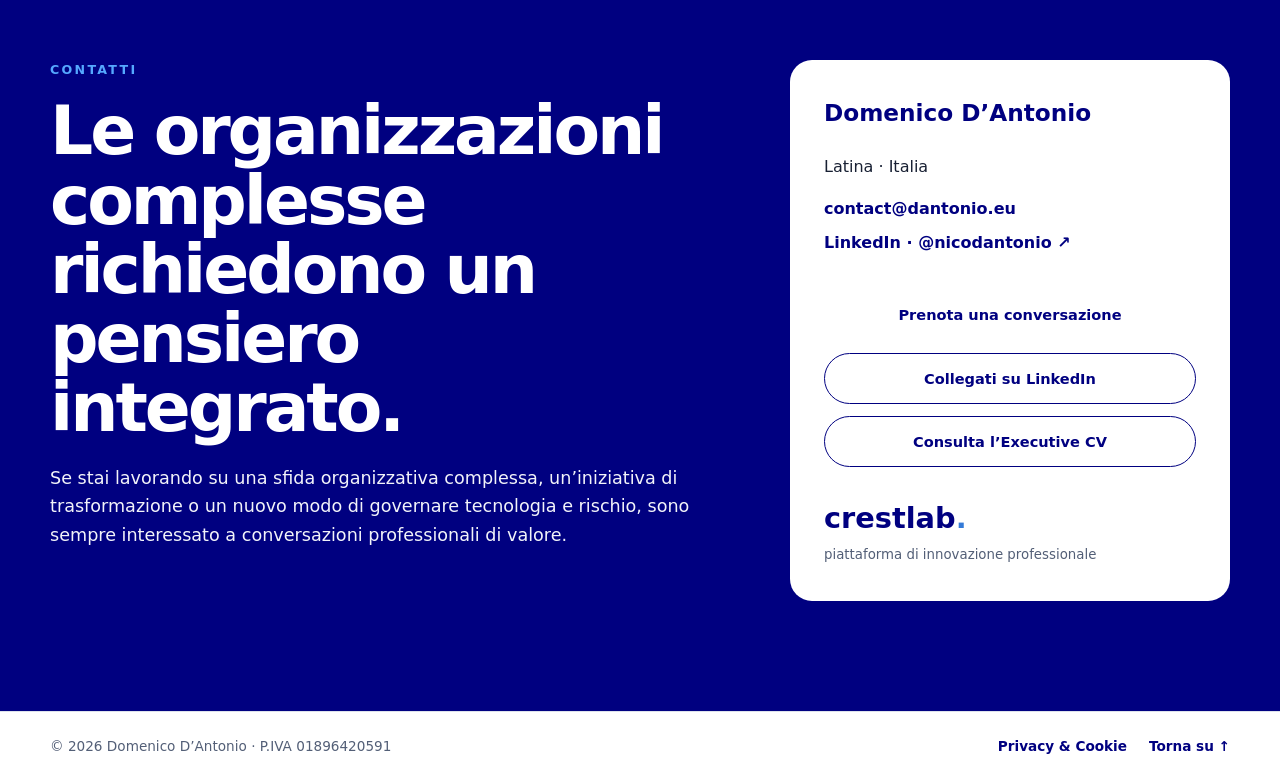
<file: it/index.html>
<!doctype html>
<html lang="it">
<head>
  <meta charset="utf-8" />
  <meta name="viewport" content="width=device-width, initial-scale=1" />
  <title>Domenico D’Antonio — Governance, Risk, Innovazione & Trasformazione</title>
  <meta name="description" content="Domenico D’Antonio — senior professional in governance, rischio, innovazione, trasformazione AI-enabled, assurance e sviluppo organizzativo." />
  <meta name="theme-color" content="#000080" />
  <meta property="og:title" content="Domenico D’Antonio — Dalla costruzione dei sistemi alla trasformazione delle organizzazioni" />
  <meta property="og:description" content="Governance · Rischio · Innovazione · Trasformazione AI-enabled · Assurance" />
  <meta property="og:type" content="website" />
  <meta property="og:locale" content="it_IT" />
  <meta property="og:url" content="https://www.dantonio.eu/it/" />
  <meta property="og:image" content="https://www.dantonio.eu/assets/images/domenico-hero.webp" />
  <link rel="canonical" href="https://www.dantonio.eu/it/" />
  <link rel="alternate" hreflang="en" href="https://www.dantonio.eu/" />
  <link rel="alternate" hreflang="it" href="https://www.dantonio.eu/it/" />
  <link rel="alternate" hreflang="x-default" href="https://www.dantonio.eu/" />
  <link rel="icon" href="../assets/images/favicon.svg" type="image/svg+xml" />
  <link rel="stylesheet" href="../styles.css" />
  <script type="application/ld+json">
  {
    "@context":"https://schema.org",
    "@type":"Person",
    "name":"Domenico D’Antonio",
    "url":"https://www.dantonio.eu/it/",
    "email":"mailto:contact@dantonio.eu",
    "jobTitle":"Senior Leader in Governance, Risk, Innovation & Organisational Transformation",
    "sameAs":["https://www.linkedin.com/in/nicodantonio/"],
    "knowsAbout":["Governance","Risk Management","AI-enabled Transformation","Audit and Assurance","Cybersecurity","Organisational Development","Management Systems"]
  }
  </script>
</head>
<body>
  <a class="skip-link" href="#main">Vai al contenuto</a>

  <header class="site-header" id="top">
    <div class="container nav-wrap">
      <a class="brand" href="#top" aria-label="Home Domenico D’Antonio">
        <img class="brand-monogram" src="../assets/images/dantonio-monogram.svg" alt="" width="40" height="40" /><span class="brand-apostrophe">’</span><span class="brand-name">ANTONIO</span>
      </a>
      <button class="menu-toggle" aria-expanded="false" aria-controls="site-nav">Menu</button>
      <nav id="site-nav" class="site-nav" aria-label="Navigazione principale">
        <a href="#about">Chi sono</a>
        <a href="#expertise">Competenze</a>
        <a href="#experience">Esperienza</a>
        <a href="#innovation">Innovazione</a>
        <a href="#knowledge">Conoscenza</a>
        <a href="#contact">Contatti</a>
        <span class="lang-switch" aria-label="Lingua"><a href="../" lang="en" hreflang="en" data-language-choice="en">EN</a><span>·</span><strong>IT</strong></span>
      </nav>
    </div>
  </header>

  <main id="main">
    <section class="hero section-dark" aria-labelledby="hero-title">
      <div class="container hero-grid">
        <div class="hero-copy reveal">
          <p class="eyebrow light">DOMENICO D’ANTONIO</p>
          <h1 id="hero-title"><span class="hero-line hero-line-light">Dalla costruzione dei sistemi</span><span class="hero-line hero-line-accent">alla trasformazione delle organizzazioni.</span></h1>
          <p class="hero-tags">Governance · Rischio · Innovazione · Trasformazione AI-enabled · Assurance</p>
          <p class="hero-lead">Lavoro con organizzazioni complesse per collegare strategia ed esecuzione e trasformare la complessità in modelli operativi governabili, resilienti e capaci di evolvere.</p>
          <div class="actions">
            <a class="button button-light" href="https://calendar.app.google/TNwMr9ZQhVtqZPSaA" target="_blank" rel="noopener">Prenota una conversazione</a>
            <a class="button button-ghost" href="../assets/docs/Domenico-D-Antonio-Executive-CV.pdf" target="_blank" rel="noopener">Consulta l’Executive CV</a>
          </div>
          <a class="hero-journey-link" href="#about">Scopri il mio percorso ↓</a>
        </div>
        <figure class="hero-portrait reveal delay-1">
          <img src="../assets/images/domenico-hero.webp" alt="Ritratto di Domenico D’Antonio" width="1066" height="1280" fetchpriority="high" />
        </figure>
      </div>
      <div class="hero-orbit" aria-hidden="true"></div>
    </section>

    <section id="about" class="section about">
      <div class="container">
        <div class="section-heading reveal">
          <p class="eyebrow">CHI SONO</p>
          <h2>Un percorso professionale costruito collegando mondi diversi.</h2>
        </div>

        <div class="journey-grid">
          <article class="journey-card reveal">
            <p class="number">01</p>
            <p class="label">DA DOVE VENGO</p>
            <h3>Tecnologia, industria e fabbrica.</h3>
            <p>Ho iniziato dall’informatica e sono entrato nel mondo professionale in un contesto metalmeccanico, lavorando tra sistemi informativi, software, automazione industriale, produzione, acquisti e qualità.</p>
            <p>Parallelamente ho proseguito gli studi in Economia e Commercio, conseguendo la laurea mentre ero già professionalmente attivo.</p>
          </article>
          <article class="journey-card reveal delay-1">
            <p class="number">02</p>
            <p class="label">COSA FACCIO</p>
            <h3>Osservo le organizzazioni da prospettive diverse.</h3>
            <p>Il mio lavoro integra audit e assurance internazionali, advisory, consulenza, formazione, facilitazione e ruoli di governance.</p>
            <p>Questa esposizione trasversale a molte organizzazioni è diventata una delle fonti più importanti della mia comprensione professionale.</p>
          </article>
          <article class="journey-card reveal delay-2">
            <p class="number">03</p>
            <p class="label">DOVE STO ANDANDO</p>
            <h3>Dall’assurance alla trasformazione.</h3>
            <p>Il mio focus integra sempre più trasformazione digitale e organizzativa, modelli operativi AI-enabled, cybersecurity, innovazione, progettazione dei processi e resilienza organizzativa.</p>
            <p>Mi interessa soprattutto il punto in cui una tecnologia emergente smette di essere solo tecnologia e diventa una questione organizzativa.</p>
          </article>
        </div>

        <div class="manifesto reveal">
          <p>La tecnologia mi ha insegnato come funzionano i sistemi.<br>Il business mi ha insegnato perché contano.<br>L’audit mi ha insegnato come operano davvero le organizzazioni.<br><strong>La trasformazione è il punto in cui porto insieme queste prospettive.</strong></p>
        </div>
      </div>
    </section>

    <section class="visual-profile" aria-labelledby="visual-profile-title">
      <div class="container">
        <div class="visual-profile-card reveal">
          <div class="visual-profile-copy">
            <p class="eyebrow">PROFILO VISUALE</p>
            <h2 id="visual-profile-title">Il mio mondo professionale</h2>
            <p class="visual-profile-kicker">Sistemi. Persone. Tecnologia. Trasformazione. Impatto.</p>
            <p>Una sintesi visiva dei sistemi, delle persone, delle tecnologie, dei metodi e delle esperienze che hanno costruito il mio modo di lavorare.</p>
            <button class="text-button" type="button" data-visual-open>Esplora il profilo visuale <span aria-hidden="true">↗</span></button>
          </div>
          <button class="visual-profile-image visual-profile-image-desktop" type="button" data-visual-open aria-label="Apri il profilo visuale Il mio mondo professionale">
            <img src="../assets/images/my-professional-world.webp" alt="Il mio mondo professionale — sintesi visiva dell’identità professionale, della traiettoria, dei metodi e dei domini di Domenico D’Antonio" width="1536" height="864" loading="lazy" />
            <span class="visual-profile-zoom" aria-hidden="true">↗</span>
          </button>
          <button class="visual-profile-mobile-teaser" type="button" data-visual-open aria-label="Apri il profilo visuale completo Il mio mondo professionale">
            <img src="../assets/images/my-professional-world-face-strip.webp" alt="Dettaglio da Il mio mondo professionale" width="475" height="155" loading="lazy" />
            <span>Guarda la grafica completa</span><span aria-hidden="true">↗</span>
          </button>
        </div>
      </div>
    </section>

    <section id="expertise" class="section section-soft">
      <div class="container">
        <div class="section-heading split reveal">
          <div>
            <p class="eyebrow">COSA PORTO</p>
            <h2>Prospettiva integrata.<br>Esecuzione concreta.</h2>
          </div>
          <p class="intro">Integro prospettive tecniche, digitali, economico-finanziarie e organizzative per leggere i sistemi complessi nel loro insieme e collegare direzione strategica, decisioni operative e risultati di business.</p>
        </div>

        <div class="expertise-grid">
          <article class="expertise-card reveal"><span>01</span><h3>Strategia, Governance & Leadership</h3><p>Pensiero strategico · operating model · governance · supporto decisionale · allineamento degli stakeholder</p></article>
          <article class="expertise-card reveal"><span>02</span><h3>Innovazione & Trasformazione AI-enabled</h3><p>Adozione AI · AI governance · agenti · trasformazione digitale · gestione dell’innovazione</p></article>
          <article class="expertise-card reveal"><span>03</span><h3>Rischio, Resilienza & Compliance</h3><p>Enterprise risk · rischio operativo · business continuity · resilienza · NIS2 · D.Lgs. 231/2001</p></article>
          <article class="expertise-card reveal"><span>04</span><h3>Processi & Eccellenza Organizzativa</h3><p>Process design · sistemi di gestione · performance · sviluppo organizzativo · abilitazione del cambiamento</p></article>
          <article class="expertise-card reveal"><span>05</span><h3>Audit, Assurance & Cybersecurity</h3><p>Audit di terza parte · sicurezza delle informazioni · cloud · cybersecurity industriale · supplier assurance</p></article>
          <article class="expertise-card reveal"><span>06</span><h3>Persone, Apprendimento & Facilitazione</h3><p>Executive education · formazione · workshop design · facilitazione · public speaking</p></article>
        </div>

        <p class="center-callout reveal">Discipline diverse. <strong>Un’unica visione integrata dell’organizzazione.</strong></p>
      </div>
    </section>

    <section id="experience" class="section experience">
      <div class="container">
        <div class="section-heading reveal">
          <p class="eyebrow">ESPERIENZA</p>
          <h2>Evidenze costruite sul campo.</h2>
          <p class="intro narrow">L’esperienza su larga scala diventa riconoscimento dei pattern. Il riconoscimento dei pattern migliora il giudizio.</p>
        </div>

        <div class="metrics reveal">
          <div><strong>Quasi 40</strong><span>anni di esperienza professionale cross-funzionale</span></div>
          <div><strong>4,000+</strong><span>giornate di audit</span></div>
          <div><strong>800+</strong><span>organizzazioni auditate</span></div>
          <div><strong>500+</strong><span>attività operative e processi valutati</span></div>
          <div><strong>25+ anni</strong><span>audit e assurance di terza parte</span></div>
        </div>

        <div class="experience-grid">
          <div class="experience-copy reveal">
            <p class="label">UNA VISIONE TRASVERSALE DELLE ORGANIZZAZIONI</p>
            <h3>Osservare le organizzazioni dalla strategia alla pratica.</h3>
            <p>Attraverso un dialogo continuo con executive, manager, process owner, specialisti e personale operativo, ho sviluppato una prospettiva distintiva su come strategia, governance, rischi, persone, processi e controlli interagiscono nella pratica.</p>
            <blockquote>Vedere molte organizzazioni cambia il modo in cui osservi una singola organizzazione.</blockquote>
          </div>
          <div class="roles reveal delay-1">
            <div><b>ASSURE</b><span>Audit di terza parte & valutazione indipendente</span></div>
            <div><b>ADVISE</b><span>Governance, sistemi e trasformazione</span></div>
            <div><b>ENABLE</b><span>Formazione, facilitazione e sviluppo delle capacità</span></div>
            <div><b>GOVERN</b><span>Supervisione e accountability organizzativa</span></div>
          </div>
        </div>
      </div>
    </section>

    <section id="innovation" class="section innovation section-dark">
      <div class="container innovation-grid">
        <div class="innovation-copy reveal">
          <p class="eyebrow light">INNOVAZIONE</p>
          <h2>Trasformare l’esperienza in capitale intellettuale.</h2>
          <p>Nel tempo ho trasformato sempre più l’esperienza professionale in metodi, framework, format di apprendimento e approcci AI-enabled.</p>
          <p class="innovation-statement">L’innovazione crea valore quando cambia il modo in cui un’organizzazione pensa, decide e opera.</p>
          <a class="text-link light-link" href="https://www.crestlab.eu/" target="_blank" rel="noopener">Scopri crestlab. ↗</a>
        </div>
        <div class="innovation-cards">
          <article class="innovation-card reveal"><p class="micro">crestlab.</p><h3>AgileRisk®</h3><p>Metodologia event-based di risk management che collega scenari e valutazioni a controlli azionabili.</p></article>
          <article class="innovation-card reveal delay-1"><p class="micro">crestlab.</p><h3>AgileRisk231®</h3><p>Framework AI-enabled per l’analisi per processi di eventi rischiosi, esigenze di governance e controlli.</p></article>
          <article class="innovation-card reveal"><p class="micro">crestlab.</p><h3>Creative Workshop Design</h3><p>Format visuali, strutturati ed esperienziali che trasformano la complessità in comprensione condivisa e azione.</p></article>
          <article class="innovation-card reveal delay-1"><p class="micro">crestlab.</p><h3>Crestlab Evolve</h3><p>Percorso di AI applicata dalla discovery all’implementazione e a pilot supportati da agenti.</p></article>
        </div>
      </div>
      <div class="ai-strip reveal">
        <img src="../assets/images/domenico-digital.webp" alt="Domenico D’Antonio in un ambiente di infrastruttura digitale" loading="lazy" />
        <div><p class="label light">AI & PROGETTAZIONE ORGANIZZATIVA</p><h3>L’AI non è solo una questione tecnologica.</h3><p>Cambia processi, diritti decisionali, flussi di dati, accountability, controlli, competenze e supervisione umana. È precisamente questa intersezione che mi interessa.</p></div>
      </div>
    </section>

    <section id="knowledge" class="section knowledge">
      <div class="container">
        <div class="section-heading split reveal">
          <div><p class="eyebrow">CONOSCENZA</p><h2>Apprendere, codificare e condividere.</h2></div>
          <p class="intro">Comprendere in profondità, strutturare con chiarezza e rendere la conoscenza utilizzabile dagli altri.</p>
        </div>

        <div class="knowledge-grid">
          <article class="knowledge-card reveal">
            <p class="label">RICERCA & PUBBLICAZIONI</p>
            <h3>INFN EPIC Cloud · 2026</h3>
            <p>Co-autore di <em>INFN EPIC Cloud: Building ISO/IEC 27001-Certified Secure Cloud Regions for Trustworthy AI and Open Science</em>, Proceedings of Science (PoS), ISGC 2026.</p>
          </article>
          <article class="knowledge-card reveal delay-1">
            <p class="label">FORMAZIONE & FACILITAZIONE</p>
            <h3>Formatore dai primi anni Novanta.</h3>
            <p>Formazione professionale ed executive, programmi specialistici, workshop aziendali, sessioni facilitate e format di apprendimento esperienziale.</p>
          </article>
          <article class="knowledge-card reveal delay-2">
            <p class="label">SPEAKING & CONDIVISIONE</p>
            <h3>Creare dialogo intorno a temi complessi.</h3>
            <p>Eventi aziendali, università, webinar e comunità professionali su rischio, cybersecurity, resilienza, governance, inclusione, AI e cambiamento organizzativo.</p>
          </article>
        </div>

        <div class="education-band reveal">
          <div><span>1996</span><b>Laurea in Economia e Commercio</b><small>Università “La Sapienza” di Roma</small></div>
          <div><span>1987</span><b>Diploma in Informatica</b><small>ITIS G. Galilei, Latina</small></div>
          <div><span>1996–oggi</span><b>Sviluppo professionale continuo</b><small>Audit · cyber · rischio · resilienza · governance · facilitazione · AI</small></div>
        </div>
      </div>
    </section>

    <section id="contact" class="contact section-dark">
      <div class="container contact-grid">
        <div class="reveal">
          <p class="eyebrow light">CONTATTI</p>
          <h2>Le organizzazioni complesse richiedono un pensiero integrato.</h2>
          <p>Se stai lavorando su una sfida organizzativa complessa, un’iniziativa di trasformazione o un nuovo modo di governare tecnologia e rischio, sono sempre interessato a conversazioni professionali di valore.</p>
        </div>
        <div class="contact-card reveal delay-1">
          <p class="contact-name">Domenico D’Antonio</p>
          <p>Latina · Italia</p>
          <a href="mailto:contact@dantonio.eu">contact@dantonio.eu</a>
          <a href="https://www.linkedin.com/in/nicodantonio/" target="_blank" rel="noopener">LinkedIn · @nicodantonio ↗</a>
          <div class="actions stacked">
            <a class="button button-light" href="https://calendar.app.google/TNwMr9ZQhVtqZPSaA" target="_blank" rel="noopener">Prenota una conversazione</a>
            <a class="button button-ghost" href="https://www.linkedin.com/in/nicodantonio/" target="_blank" rel="noopener">Collegati su LinkedIn</a>
            <a class="button button-ghost" href="../assets/docs/Domenico-D-Antonio-Executive-CV.pdf" target="_blank" rel="noopener">Consulta l’Executive CV</a>
          </div>
          <p class="crestlab-word">crestlab<span>.</span></p>
          <small>piattaforma di innovazione professionale</small>
        </div>
      </div>
    </section>
    <div class="visual-lightbox" data-visual-lightbox hidden role="dialog" aria-modal="true" aria-label="Il mio mondo professionale">
      <button class="visual-lightbox-close" type="button" data-visual-close aria-label="Chiudi il profilo visuale">×</button>
      <div class="visual-lightbox-inner">
        <picture>
          <source media="(max-width: 640px)" srcset="../assets/images/my-professional-world-vertical.webp" />
          <img src="../assets/images/my-professional-world.webp" alt="Il mio mondo professionale — profilo visuale completo" width="1536" height="864" />
        </picture>
      </div>
    </div>

  </main>

  <footer class="site-footer">
    <div class="container footer-wrap">
      <span>© <span id="year"></span> Domenico D’Antonio · P.IVA 01896420591</span>
      <div class="footer-links"><a href="privacy.html">Privacy & Cookie</a><a class="back-to-top" href="#top">Torna su ↑</a></div>
    </div>
  </footer>

  <script src="../script.js"></script>
</body>
</html>
</file>
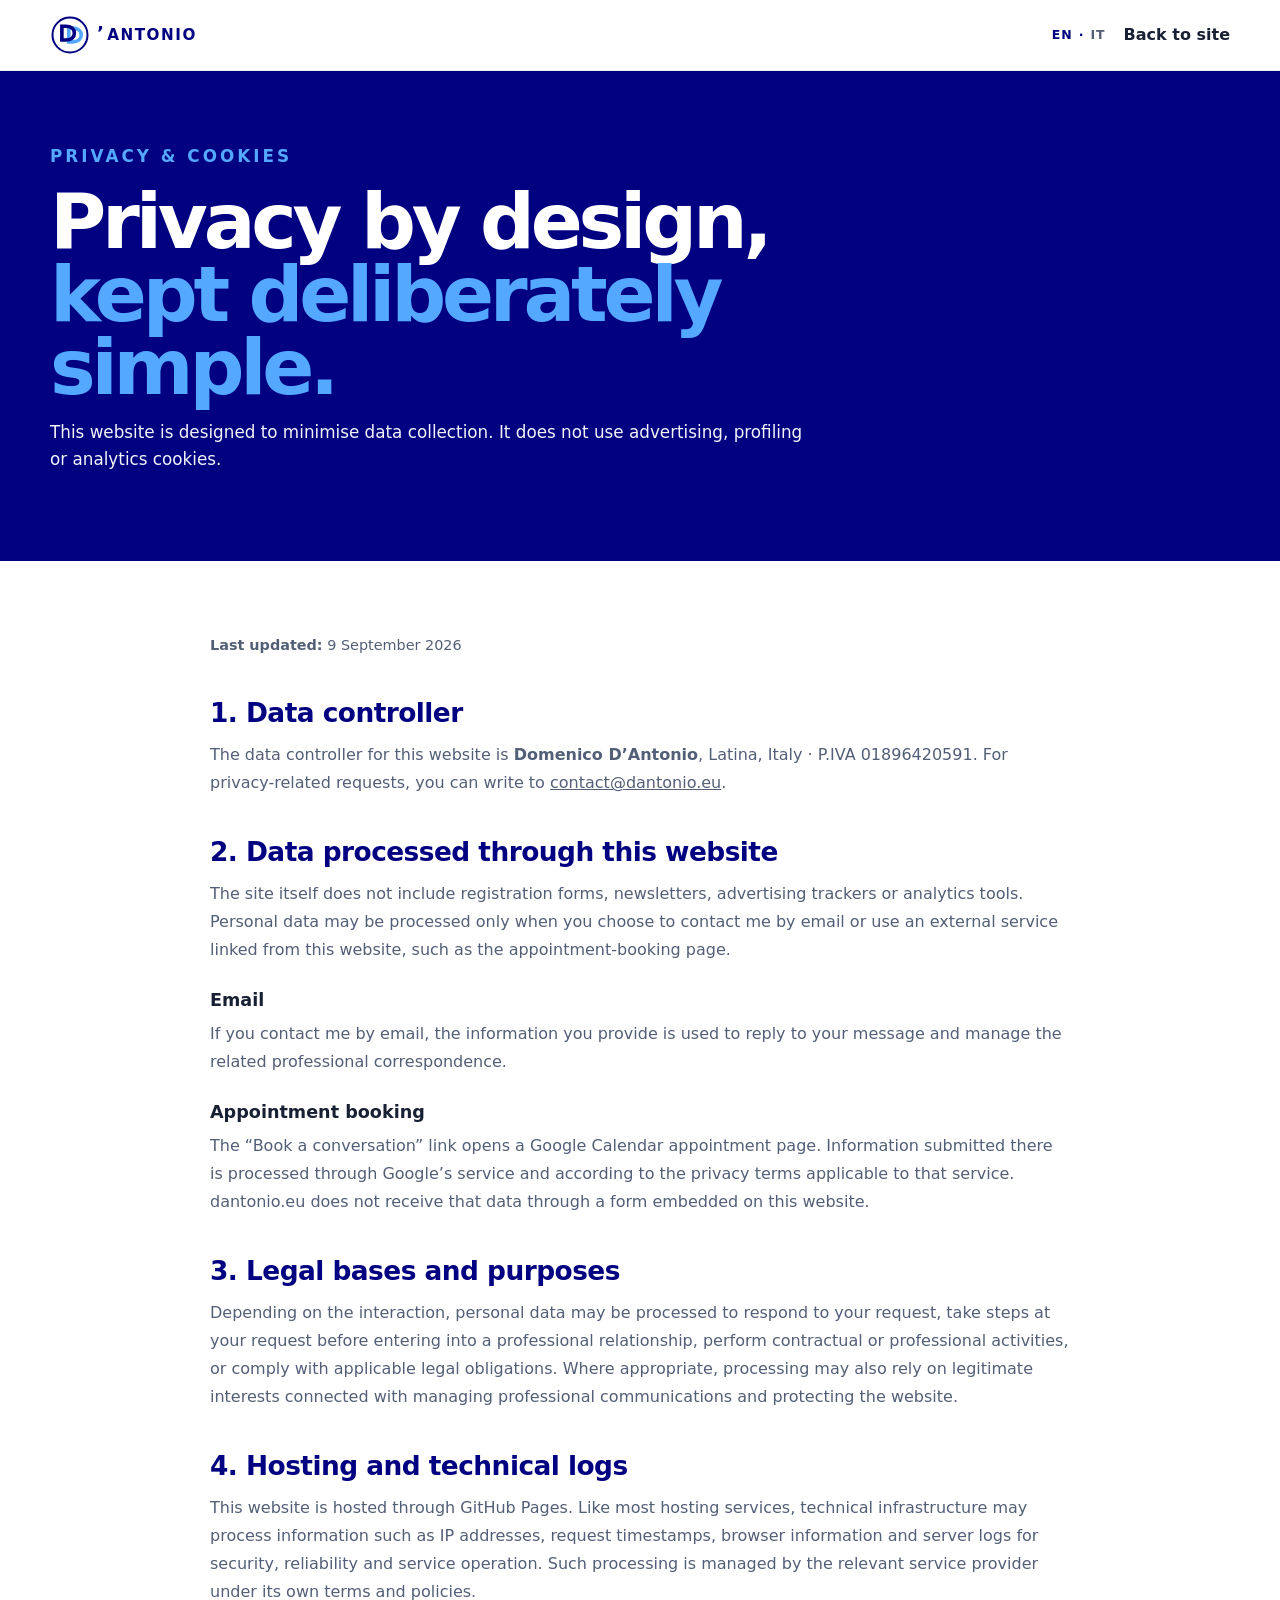
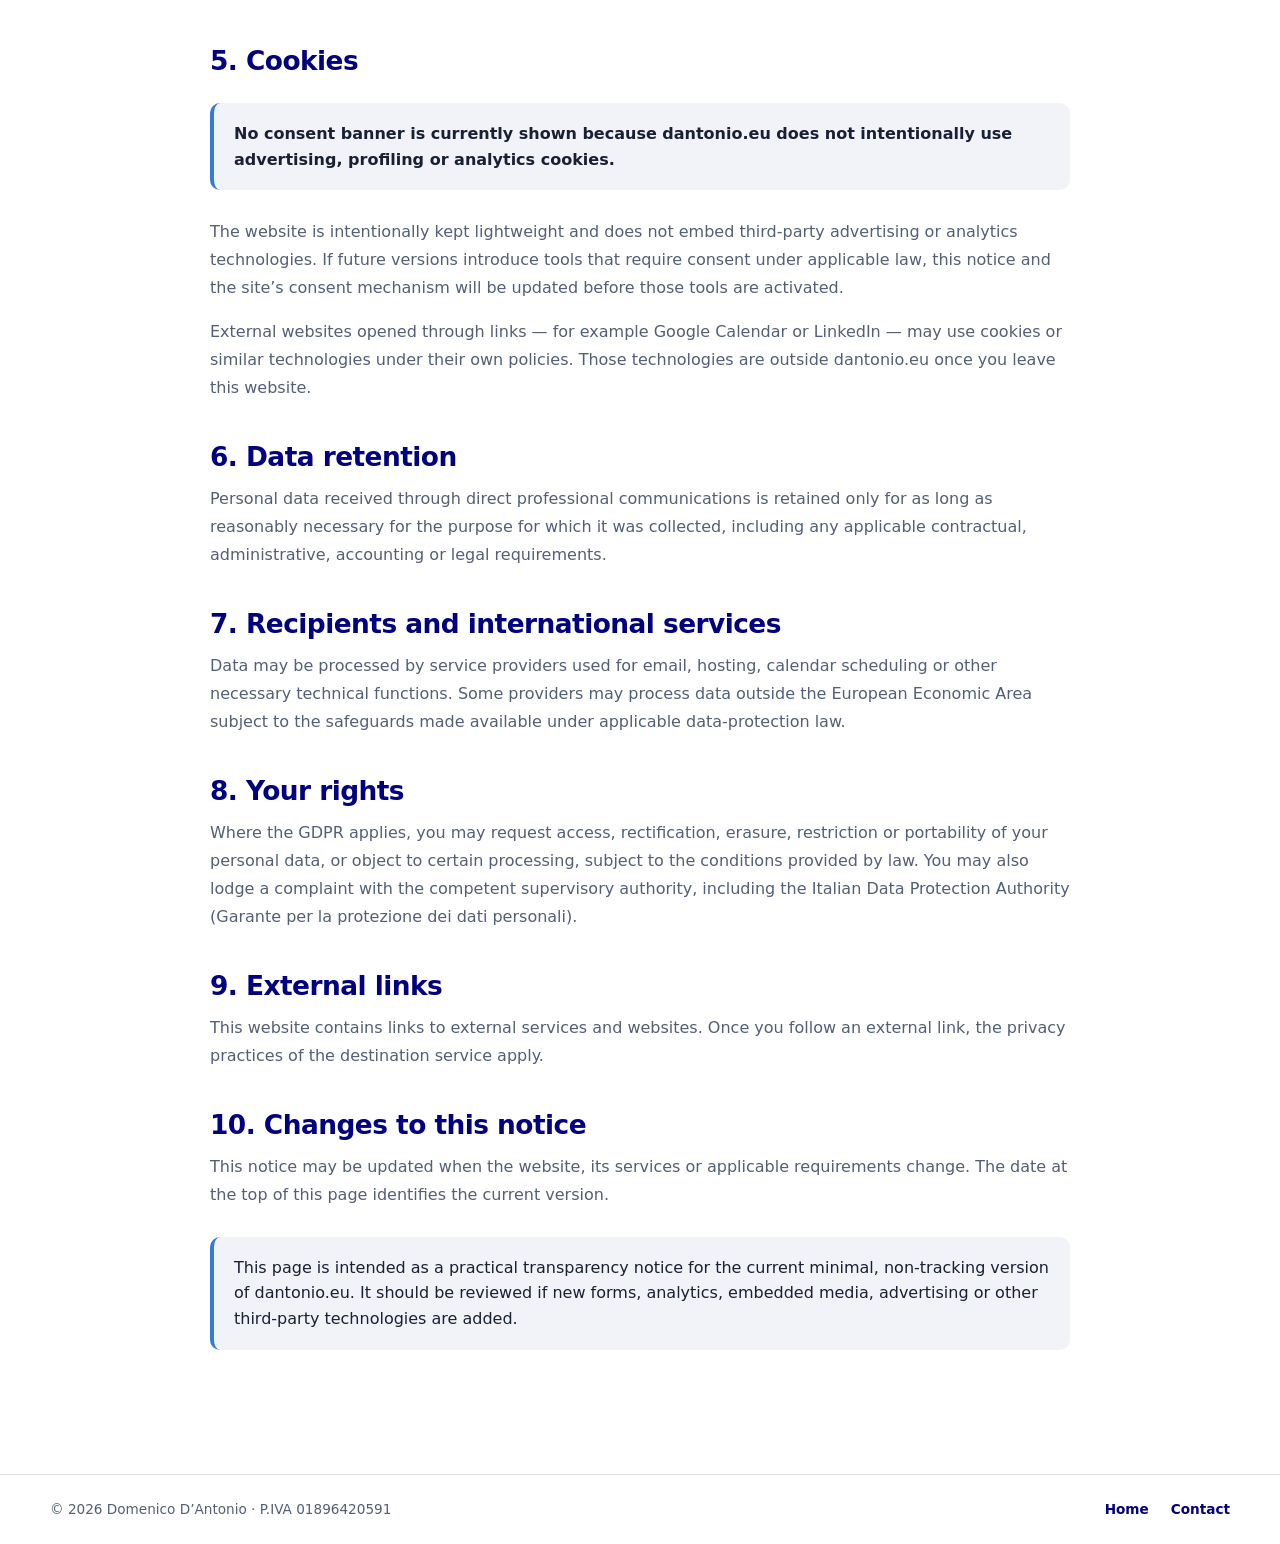
<file: privacy.html>
<!doctype html>
<html lang="en">
<head>
  <meta charset="utf-8" />
  <meta name="viewport" content="width=device-width, initial-scale=1" />
  <title>Privacy & Cookies — Domenico D’Antonio</title>
  <meta name="description" content="Privacy and cookie information for dantonio.eu." />
  <meta name="robots" content="index,follow" />
  <link rel="canonical" href="https://www.dantonio.eu/privacy.html" />
  <link rel="alternate" hreflang="en" href="https://www.dantonio.eu/privacy.html" />
  <link rel="alternate" hreflang="it" href="https://www.dantonio.eu/it/privacy.html" />
  <link rel="icon" href="assets/images/favicon.svg" type="image/svg+xml" />
  <link rel="stylesheet" href="styles.css" />
</head>
<body>
  <a class="skip-link" href="#main">Skip to content</a>
  <header class="site-header">
    <div class="container nav-wrap">
      <a class="brand" href="index.html" aria-label="Domenico D’Antonio home"><img class="brand-monogram" src="assets/images/dantonio-monogram.svg" alt="" width="40" height="40" /><span class="brand-apostrophe">’</span><span class="brand-name">ANTONIO</span></a>
      <div class="legal-nav"><span class="lang-switch"><strong>EN</strong><span>·</span><a href="it/privacy.html" lang="it" hreflang="it">IT</a></span><a class="text-link" href="index.html">Back to site</a></div>
    </div>
  </header>

  <main id="main">
    <section class="legal-hero">
      <div class="container">
        <p class="eyebrow light">PRIVACY & COOKIES</p>
        <h1>Privacy by design,<br><span>kept deliberately simple.</span></h1>
        <p>This website is designed to minimise data collection. It does not use advertising, profiling or analytics cookies.</p>
      </div>
    </section>

    <section class="legal-main">
      <div class="container legal-content">
        <p class="legal-meta"><strong>Last updated:</strong> 9 September 2026</p>

        <h2>1. Data controller</h2>
        <p>The data controller for this website is <strong>Domenico D’Antonio</strong>, Latina, Italy · P.IVA 01896420591. For privacy-related requests, you can write to <a href="mailto:contact@dantonio.eu">contact@dantonio.eu</a>.</p>

        <h2>2. Data processed through this website</h2>
        <p>The site itself does not include registration forms, newsletters, advertising trackers or analytics tools. Personal data may be processed only when you choose to contact me by email or use an external service linked from this website, such as the appointment-booking page.</p>
        <h3>Email</h3>
        <p>If you contact me by email, the information you provide is used to reply to your message and manage the related professional correspondence.</p>
        <h3>Appointment booking</h3>
        <p>The “Book a conversation” link opens a Google Calendar appointment page. Information submitted there is processed through Google’s service and according to the privacy terms applicable to that service. dantonio.eu does not receive that data through a form embedded on this website.</p>

        <h2>3. Legal bases and purposes</h2>
        <p>Depending on the interaction, personal data may be processed to respond to your request, take steps at your request before entering into a professional relationship, perform contractual or professional activities, or comply with applicable legal obligations. Where appropriate, processing may also rely on legitimate interests connected with managing professional communications and protecting the website.</p>

        <h2>4. Hosting and technical logs</h2>
        <p>This website is hosted through GitHub Pages. Like most hosting services, technical infrastructure may process information such as IP addresses, request timestamps, browser information and server logs for security, reliability and service operation. Such processing is managed by the relevant service provider under its own terms and policies.</p>

        <h2>5. Cookies</h2>
        <div class="legal-note"><strong>No consent banner is currently shown because dantonio.eu does not intentionally use advertising, profiling or analytics cookies.</strong></div>
        <p>The website is intentionally kept lightweight and does not embed third-party advertising or analytics technologies. If future versions introduce tools that require consent under applicable law, this notice and the site’s consent mechanism will be updated before those tools are activated.</p>
        <p>External websites opened through links — for example Google Calendar or LinkedIn — may use cookies or similar technologies under their own policies. Those technologies are outside dantonio.eu once you leave this website.</p>

        <h2>6. Data retention</h2>
        <p>Personal data received through direct professional communications is retained only for as long as reasonably necessary for the purpose for which it was collected, including any applicable contractual, administrative, accounting or legal requirements.</p>

        <h2>7. Recipients and international services</h2>
        <p>Data may be processed by service providers used for email, hosting, calendar scheduling or other necessary technical functions. Some providers may process data outside the European Economic Area subject to the safeguards made available under applicable data-protection law.</p>

        <h2>8. Your rights</h2>
        <p>Where the GDPR applies, you may request access, rectification, erasure, restriction or portability of your personal data, or object to certain processing, subject to the conditions provided by law. You may also lodge a complaint with the competent supervisory authority, including the Italian Data Protection Authority (Garante per la protezione dei dati personali).</p>

        <h2>9. External links</h2>
        <p>This website contains links to external services and websites. Once you follow an external link, the privacy practices of the destination service apply.</p>

        <h2>10. Changes to this notice</h2>
        <p>This notice may be updated when the website, its services or applicable requirements change. The date at the top of this page identifies the current version.</p>

        <div class="legal-note">This page is intended as a practical transparency notice for the current minimal, non-tracking version of dantonio.eu. It should be reviewed if new forms, analytics, embedded media, advertising or other third-party technologies are added.</div>
      </div>
    </section>
  </main>

  <footer class="site-footer">
    <div class="container footer-wrap"><span>© 2026 Domenico D’Antonio · P.IVA 01896420591</span><div class="footer-links"><a href="index.html">Home</a><a href="mailto:contact@dantonio.eu">Contact</a></div></div>
  </footer>
</body>
</html>
</file>
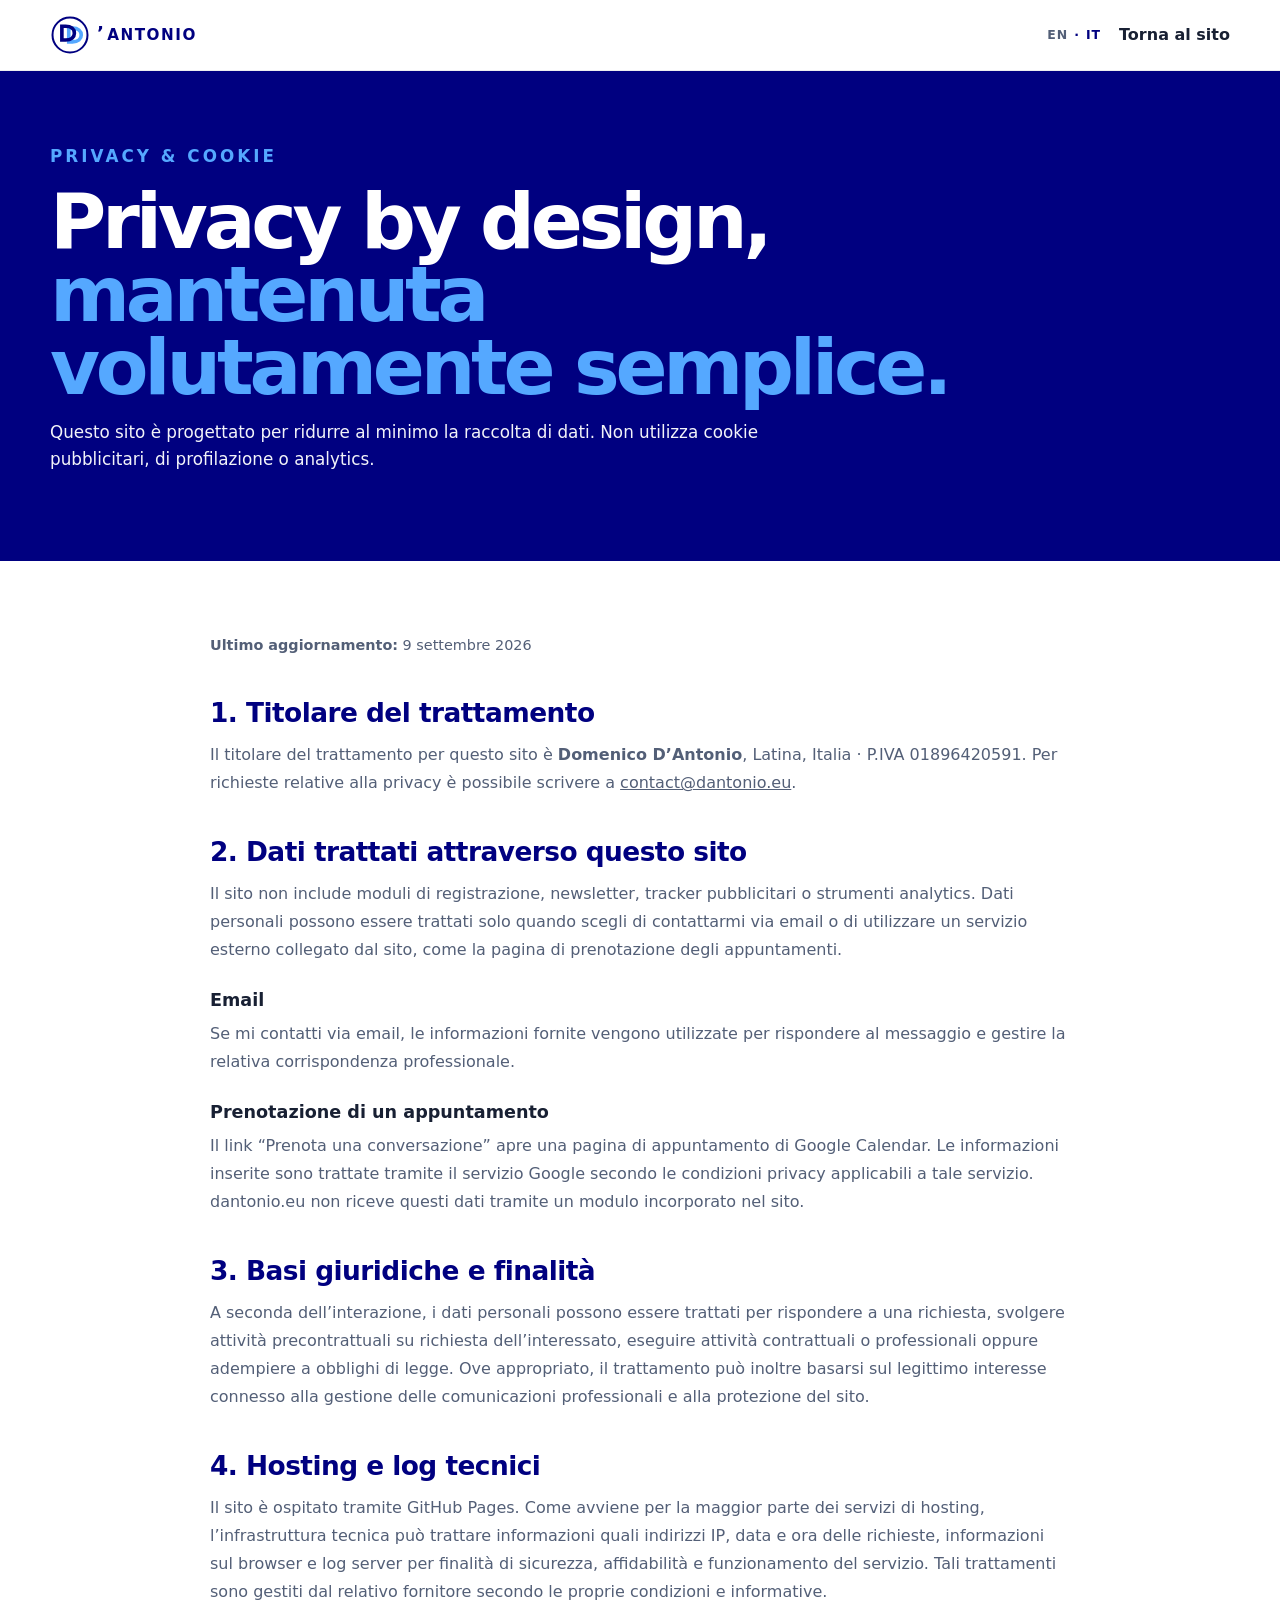
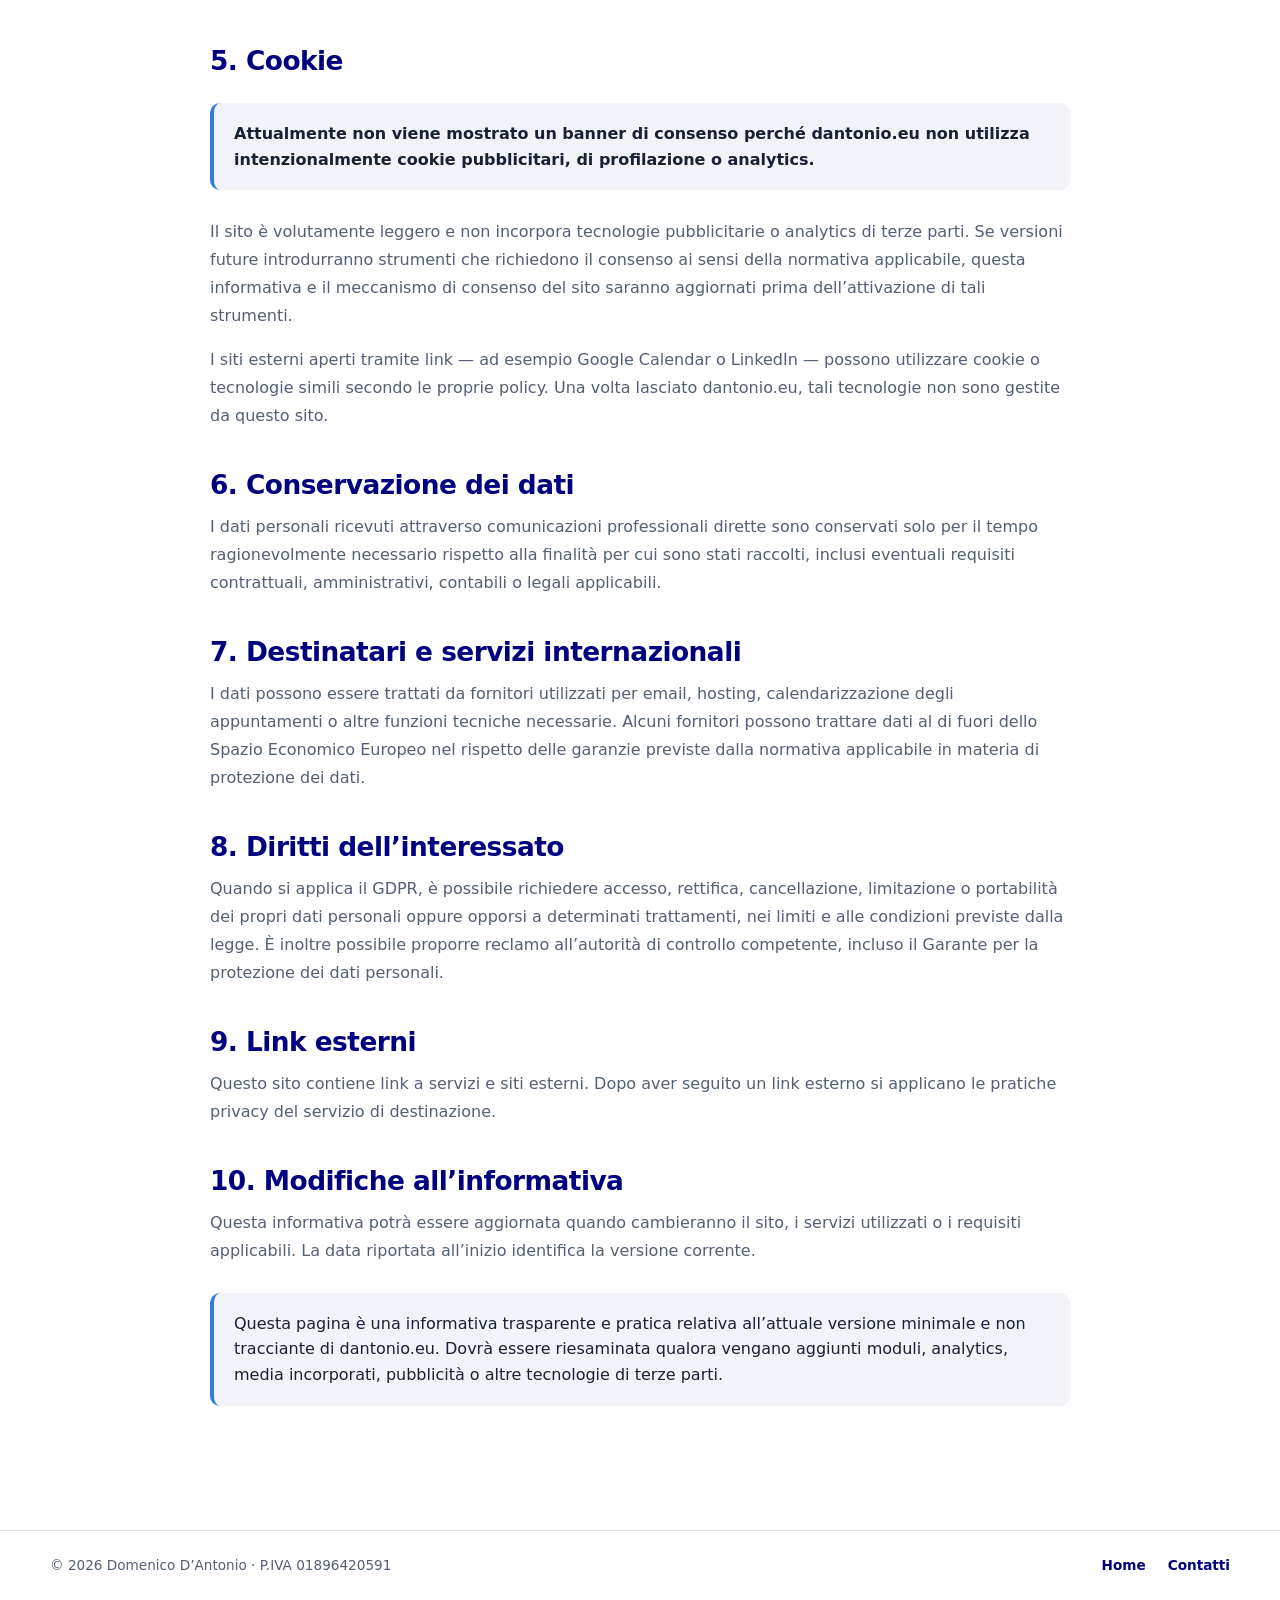
<file: it/privacy.html>
<!doctype html>
<html lang="it">
<head>
  <meta charset="utf-8" />
  <meta name="viewport" content="width=device-width, initial-scale=1" />
  <title>Privacy & Cookie — Domenico D’Antonio</title>
  <meta name="description" content="Informativa privacy e cookie di dantonio.eu." />
  <meta name="robots" content="index,follow" />
  <link rel="canonical" href="https://www.dantonio.eu/it/privacy.html" />
  <link rel="alternate" hreflang="en" href="https://www.dantonio.eu/privacy.html" />
  <link rel="alternate" hreflang="it" href="https://www.dantonio.eu/it/privacy.html" />
  <link rel="icon" href="../assets/images/favicon.svg" type="image/svg+xml" />
  <link rel="stylesheet" href="../styles.css" />
</head>
<body>
  <a class="skip-link" href="#main">Vai al contenuto</a>
  <header class="site-header">
    <div class="container nav-wrap">
      <a class="brand" href="index.html" aria-label="Home Domenico D’Antonio"><img class="brand-monogram" src="../assets/images/dantonio-monogram.svg" alt="" width="40" height="40" /><span class="brand-apostrophe">’</span><span class="brand-name">ANTONIO</span></a>
      <div class="legal-nav"><span class="lang-switch"><a href="../privacy.html" lang="en" hreflang="en">EN</a><span>·</span><strong>IT</strong></span><a class="text-link" href="index.html">Torna al sito</a></div>
    </div>
  </header>
  <main id="main">
    <section class="legal-hero"><div class="container"><p class="eyebrow light">PRIVACY & COOKIE</p><h1>Privacy by design,<br><span>mantenuta volutamente semplice.</span></h1><p>Questo sito è progettato per ridurre al minimo la raccolta di dati. Non utilizza cookie pubblicitari, di profilazione o analytics.</p></div></section>
    <section class="legal-main"><div class="container legal-content">
      <p class="legal-meta"><strong>Ultimo aggiornamento:</strong> 9 settembre 2026</p>
      <h2>1. Titolare del trattamento</h2><p>Il titolare del trattamento per questo sito è <strong>Domenico D’Antonio</strong>, Latina, Italia · P.IVA 01896420591. Per richieste relative alla privacy è possibile scrivere a <a href="mailto:contact@dantonio.eu">contact@dantonio.eu</a>.</p>
      <h2>2. Dati trattati attraverso questo sito</h2><p>Il sito non include moduli di registrazione, newsletter, tracker pubblicitari o strumenti analytics. Dati personali possono essere trattati solo quando scegli di contattarmi via email o di utilizzare un servizio esterno collegato dal sito, come la pagina di prenotazione degli appuntamenti.</p>
      <h3>Email</h3><p>Se mi contatti via email, le informazioni fornite vengono utilizzate per rispondere al messaggio e gestire la relativa corrispondenza professionale.</p>
      <h3>Prenotazione di un appuntamento</h3><p>Il link “Prenota una conversazione” apre una pagina di appuntamento di Google Calendar. Le informazioni inserite sono trattate tramite il servizio Google secondo le condizioni privacy applicabili a tale servizio. dantonio.eu non riceve questi dati tramite un modulo incorporato nel sito.</p>
      <h2>3. Basi giuridiche e finalità</h2><p>A seconda dell’interazione, i dati personali possono essere trattati per rispondere a una richiesta, svolgere attività precontrattuali su richiesta dell’interessato, eseguire attività contrattuali o professionali oppure adempiere a obblighi di legge. Ove appropriato, il trattamento può inoltre basarsi sul legittimo interesse connesso alla gestione delle comunicazioni professionali e alla protezione del sito.</p>
      <h2>4. Hosting e log tecnici</h2><p>Il sito è ospitato tramite GitHub Pages. Come avviene per la maggior parte dei servizi di hosting, l’infrastruttura tecnica può trattare informazioni quali indirizzi IP, data e ora delle richieste, informazioni sul browser e log server per finalità di sicurezza, affidabilità e funzionamento del servizio. Tali trattamenti sono gestiti dal relativo fornitore secondo le proprie condizioni e informative.</p>
      <h2>5. Cookie</h2><div class="legal-note"><strong>Attualmente non viene mostrato un banner di consenso perché dantonio.eu non utilizza intenzionalmente cookie pubblicitari, di profilazione o analytics.</strong></div><p>Il sito è volutamente leggero e non incorpora tecnologie pubblicitarie o analytics di terze parti. Se versioni future introdurranno strumenti che richiedono il consenso ai sensi della normativa applicabile, questa informativa e il meccanismo di consenso del sito saranno aggiornati prima dell’attivazione di tali strumenti.</p><p>I siti esterni aperti tramite link — ad esempio Google Calendar o LinkedIn — possono utilizzare cookie o tecnologie simili secondo le proprie policy. Una volta lasciato dantonio.eu, tali tecnologie non sono gestite da questo sito.</p>
      <h2>6. Conservazione dei dati</h2><p>I dati personali ricevuti attraverso comunicazioni professionali dirette sono conservati solo per il tempo ragionevolmente necessario rispetto alla finalità per cui sono stati raccolti, inclusi eventuali requisiti contrattuali, amministrativi, contabili o legali applicabili.</p>
      <h2>7. Destinatari e servizi internazionali</h2><p>I dati possono essere trattati da fornitori utilizzati per email, hosting, calendarizzazione degli appuntamenti o altre funzioni tecniche necessarie. Alcuni fornitori possono trattare dati al di fuori dello Spazio Economico Europeo nel rispetto delle garanzie previste dalla normativa applicabile in materia di protezione dei dati.</p>
      <h2>8. Diritti dell’interessato</h2><p>Quando si applica il GDPR, è possibile richiedere accesso, rettifica, cancellazione, limitazione o portabilità dei propri dati personali oppure opporsi a determinati trattamenti, nei limiti e alle condizioni previste dalla legge. È inoltre possibile proporre reclamo all’autorità di controllo competente, incluso il Garante per la protezione dei dati personali.</p>
      <h2>9. Link esterni</h2><p>Questo sito contiene link a servizi e siti esterni. Dopo aver seguito un link esterno si applicano le pratiche privacy del servizio di destinazione.</p>
      <h2>10. Modifiche all’informativa</h2><p>Questa informativa potrà essere aggiornata quando cambieranno il sito, i servizi utilizzati o i requisiti applicabili. La data riportata all’inizio identifica la versione corrente.</p>
      <div class="legal-note">Questa pagina è una informativa trasparente e pratica relativa all’attuale versione minimale e non tracciante di dantonio.eu. Dovrà essere riesaminata qualora vengano aggiunti moduli, analytics, media incorporati, pubblicità o altre tecnologie di terze parti.</div>
    </div></section>
  </main>
  <footer class="site-footer"><div class="container footer-wrap"><span>© 2026 Domenico D’Antonio · P.IVA 01896420591</span><div class="footer-links"><a href="index.html">Home</a><a href="mailto:contact@dantonio.eu">Contatti</a></div></div></footer>
</body></html>
</file>
<file: styles.css>
:root{
  --navy:#000080;
  --blue:#347BD8;
  --light-blue:#55A8FF;
  --ink:#182033;
  --muted:#535F77;
  --soft:#F2F3F9;
  --white:#FFFFFF;
  --line:#DDE2EC;
  --radius:22px;
  --shadow:0 24px 70px rgba(24,32,51,.10);
  --max:1180px;
}
*{box-sizing:border-box}
html{scroll-behavior:smooth}
body{margin:0;font-family:"DejaVu Sans",Arial,sans-serif;color:var(--ink);background:var(--white);line-height:1.6;-webkit-font-smoothing:antialiased}
a{color:inherit}
img{display:block;max-width:100%}
.container{width:min(var(--max),calc(100% - 40px));margin-inline:auto}
.section{padding:108px 0;scroll-margin-top:72px}
.section-dark{background:var(--navy);color:var(--white)}
.section-soft{background:var(--soft)}
.skip-link{position:absolute;left:-999px;top:0;z-index:999;background:#fff;color:#000;padding:12px}.skip-link:focus{left:12px;top:12px}

.site-header{position:sticky;top:0;z-index:50;background:rgba(255,255,255,.92);backdrop-filter:blur(14px);border-bottom:1px solid rgba(24,32,51,.08)}
.nav-wrap{height:70px;display:flex;align-items:center;justify-content:space-between;gap:24px}
.brand{text-decoration:none;font-weight:800;letter-spacing:.08em;font-size:.95rem;color:var(--navy);display:inline-flex;align-items:center;gap:0;white-space:nowrap;flex:0 0 auto}
.brand-monogram{width:40px;height:40px;display:block;margin-right:7px;flex:0 0 auto}
.brand-apostrophe{font-size:1.15rem;line-height:1;font-weight:800;margin-right:2px;transform:translateY(-2px)}
.brand-name{letter-spacing:.10em;white-space:nowrap}
.site-nav{display:flex;gap:24px;align-items:center}.site-nav a{text-decoration:none;font-size:.9rem;font-weight:700;color:var(--muted)}.site-nav a:hover{color:var(--navy)}
.menu-toggle{display:none;border:0;background:none;font:inherit;font-weight:700;color:var(--navy)}

.hero{position:relative;overflow:hidden;padding:88px 0 0;min-height:740px}
.hero-grid{display:grid;grid-template-columns:1.15fr .85fr;align-items:end;gap:64px;position:relative;z-index:2}
.hero-copy{padding:54px 0 110px}
.eyebrow{margin:0 0 16px;font-size:.79rem;letter-spacing:.18em;font-weight:800;color:var(--blue)}.eyebrow.light{color:var(--light-blue)}
h1,h2,h3,p{margin-top:0}h1{font-size:clamp(3.1rem,7vw,6.8rem);line-height:.95;letter-spacing:-.055em;margin-bottom:28px;max-width:900px}h1 span{color:var(--light-blue)}
h2{font-size:clamp(2.5rem,5.3vw,5rem);line-height:1.02;letter-spacing:-.045em;margin-bottom:22px}h3{font-size:1.28rem;line-height:1.25}
.hero-tags{font-size:.95rem;font-weight:800;letter-spacing:.03em;color:#DCE8FF;margin-bottom:26px}.hero-lead{max-width:760px;color:#F2F3F9;font-size:1.15rem}
.hero-portrait{margin:0;align-self:stretch;display:flex;align-items:flex-end}.hero-portrait img{width:100%;max-height:680px;object-fit:cover;object-position:center 18%;border-radius:28px 28px 0 0;box-shadow:0 32px 90px rgba(0,0,0,.32)}
.hero-orbit{position:absolute;width:680px;height:680px;border:1px solid rgba(85,168,255,.25);border-radius:50%;right:-240px;top:-220px}.hero-orbit:after{content:"";position:absolute;inset:80px;border:1px solid rgba(85,168,255,.16);border-radius:50%}
.actions{display:flex;gap:12px;flex-wrap:wrap;margin-top:34px}.hero-journey-link{display:inline-block;margin-top:20px;color:var(--light-blue);font-weight:800;text-decoration:none;font-size:.9rem}.hero-journey-link:hover{text-decoration:underline}.button{display:inline-flex;align-items:center;justify-content:center;padding:13px 18px;border-radius:999px;text-decoration:none;font-weight:800;font-size:.91rem;border:1px solid transparent;transition:.2s ease}.button:hover{transform:translateY(-1px)}.button-light{background:#fff;color:var(--navy)}.button-ghost{border-color:rgba(255,255,255,.5);color:#fff;background:transparent}.text-link{font-weight:800;text-decoration:none}.light-link{color:var(--light-blue)}

.section-heading{max-width:900px;margin-bottom:58px}.section-heading.split{max-width:none;display:grid;grid-template-columns:1fr 1fr;gap:80px;align-items:end}.intro{font-size:1.12rem;color:var(--muted);max-width:640px}.intro.narrow{max-width:700px}
.journey-grid{display:grid;grid-template-columns:repeat(3,1fr);gap:22px}.journey-card{border-top:3px solid var(--navy);padding:28px 4px 0}.journey-card .number{font-size:.8rem;font-weight:800;color:var(--blue);margin-bottom:26px}.label{font-size:.74rem;font-weight:800;letter-spacing:.12em;color:var(--blue)}.journey-card h3{font-size:1.5rem}.journey-card p:not(.number):not(.label){color:var(--muted)}
.manifesto{margin-top:80px;padding:40px 0 0;border-top:1px solid var(--line)}.manifesto p{font-size:clamp(1.55rem,3vw,2.6rem);line-height:1.35;max-width:950px;letter-spacing:-.025em}.manifesto strong{color:var(--navy)}

.expertise-grid{display:grid;grid-template-columns:repeat(3,1fr);gap:16px}.expertise-card{background:#fff;padding:26px;border-radius:18px;min-height:220px;box-shadow:0 8px 25px rgba(24,32,51,.05)}.expertise-card span{display:inline-block;color:var(--blue);font-size:.75rem;font-weight:800;margin-bottom:24px}.expertise-card h3{color:var(--navy)}.expertise-card p{color:var(--muted);font-size:.95rem}.center-callout{text-align:center;font-size:1.4rem;margin:54px 0 0}.center-callout strong{color:var(--navy)}

.metrics{display:grid;grid-template-columns:repeat(5,1fr);border-top:1px solid var(--line);border-bottom:1px solid var(--line);margin:54px 0 72px}.metrics>div{padding:30px 18px;border-right:1px solid var(--line)}.metrics>div:first-child{padding-left:0}.metrics>div:last-child{border-right:0}.metrics strong{display:block;font-size:2rem;color:var(--navy);letter-spacing:-.04em}.metrics span{display:block;color:var(--muted);font-size:.85rem;line-height:1.35;margin-top:8px}
.experience-grid{display:grid;grid-template-columns:1.2fr .8fr;gap:80px}.experience-copy h3{font-size:2rem}.experience-copy p{color:var(--muted)}blockquote{margin:34px 0 0;padding-left:24px;border-left:4px solid var(--blue);font-size:1.45rem;font-weight:800;color:var(--navy)}.roles{display:grid;gap:12px}.roles div{padding:20px 22px;background:var(--soft);border-radius:14px}.roles b{display:block;color:var(--navy);font-size:.77rem;letter-spacing:.1em;margin-bottom:5px}.roles span{color:var(--muted);font-size:.93rem}

.innovation{padding-bottom:0;overflow:hidden}.innovation-grid{display:grid;grid-template-columns:.9fr 1.1fr;gap:70px}.innovation-copy p:not(.eyebrow){color:#F2F3F9}.innovation-statement{font-size:1.35rem;font-weight:700;max-width:500px;margin:30px 0}.innovation-cards{display:grid;grid-template-columns:repeat(2,1fr);gap:14px}.innovation-card{background:#fff;color:var(--ink);padding:24px;border-radius:18px}.innovation-card .micro{font-size:.77rem;font-weight:800;color:var(--blue);margin-bottom:18px}.innovation-card h3{color:var(--navy)}.innovation-card p{color:var(--muted);font-size:.93rem}
.ai-strip{width:min(1320px,calc(100% - 40px));margin:90px auto 0;display:grid;grid-template-columns:.9fr 1.1fr;background:#05055b;border-radius:24px 24px 0 0;overflow:hidden}.ai-strip img{width:100%;height:100%;min-height:430px;object-fit:cover;object-position:center}.ai-strip>div{padding:64px;display:flex;flex-direction:column;justify-content:center}.ai-strip h3{font-size:2.3rem}.ai-strip p{color:#F2F3F9}.ai-strip .label{color:var(--light-blue)}

.knowledge-grid{display:grid;grid-template-columns:repeat(3,1fr);gap:18px}.knowledge-card{padding:26px 0;border-top:3px solid var(--navy)}.knowledge-card h3{font-size:1.38rem}.knowledge-card p:not(.label){color:var(--muted)}.education-band{display:grid;grid-template-columns:repeat(3,1fr);gap:1px;background:var(--line);margin-top:64px;border:1px solid var(--line)}.education-band>div{background:#fff;padding:26px}.education-band span{display:block;color:var(--blue);font-size:.8rem;font-weight:800;margin-bottom:6px}.education-band b{display:block;color:var(--navy)}.education-band small{display:block;color:var(--muted);margin-top:6px}

.contact{padding:110px 0}.contact-grid{display:grid;grid-template-columns:1.2fr .8fr;gap:80px;align-items:start}.contact-grid>div:first-child p:not(.eyebrow){font-size:1.1rem;color:#F2F3F9;max-width:700px}.contact-card{background:#fff;color:var(--ink);padding:34px;border-radius:22px}.contact-card>a{display:block;text-decoration:none;color:var(--navy);font-weight:700;margin-top:8px}.contact-name{font-size:1.45rem;font-weight:800;color:var(--navy)}.stacked{display:grid}.stacked .button-ghost{color:var(--navy);border-color:var(--navy)}.crestlab-word{font-size:1.8rem;font-weight:800;color:var(--navy);margin:28px 0 0}.crestlab-word span{color:var(--blue)}.contact-card small{color:var(--muted)}
.site-footer{padding:24px 0;border-top:1px solid var(--line);font-size:.85rem;color:var(--muted)}.site-footer .container{display:flex;justify-content:space-between;gap:20px}.footer-links{display:flex;gap:22px;flex-wrap:wrap}.site-footer a{text-decoration:none;color:var(--navy);font-weight:700}

.reveal{opacity:0;transform:translateY(18px);transition:opacity .6s ease,transform .6s ease}.reveal.visible{opacity:1;transform:none}.delay-1{transition-delay:.08s}.delay-2{transition-delay:.16s}

@media (prefers-reduced-motion:reduce){html{scroll-behavior:auto}.reveal{opacity:1;transform:none;transition:none}.button{transition:none}}
@media (max-width:960px){
  .site-nav{position:absolute;top:70px;left:0;right:0;background:#fff;border-bottom:1px solid var(--line);padding:18px 20px;display:none;flex-direction:column;align-items:flex-start}.site-nav.open{display:flex}.menu-toggle{display:block}
  .nav-wrap{gap:12px}.brand-monogram{width:36px;height:36px;margin-right:6px}.brand{font-size:.88rem}.brand-apostrophe{font-size:1rem;margin-right:1px;transform:translateY(-1px)}.brand-name{letter-spacing:.08em}.menu-toggle{margin-left:auto;flex:0 0 auto}
  .hero{padding-top:52px}.hero-grid{grid-template-columns:1fr;gap:0}.hero-copy{padding:42px 0 46px}.hero-portrait{justify-content:center;padding-bottom:34px}.hero-portrait img{width:min(100%,520px);aspect-ratio:4/5;max-height:560px;object-fit:cover;object-position:center 24%;border-radius:28px}
  .section-heading.split,.innovation-grid,.contact-grid,.experience-grid{grid-template-columns:1fr;gap:36px}.journey-grid,.expertise-grid,.knowledge-grid{grid-template-columns:1fr 1fr}.metrics{grid-template-columns:repeat(2,1fr)}.metrics>div{border-bottom:1px solid var(--line)}.metrics>div:nth-child(2n){border-right:0}.metrics>div:first-child{padding-left:18px}.education-band{grid-template-columns:1fr}.ai-strip{grid-template-columns:1fr}.ai-strip img{max-height:520px}.ai-strip>div{padding:42px}
}
@media (max-width:640px){
  .container{width:min(100% - 28px,var(--max))}.section{padding:78px 0}h1{font-size:clamp(2.75rem,14vw,4.5rem)}h2{font-size:clamp(2.25rem,11vw,3.6rem)}
  .hero-portrait{padding-bottom:28px}.hero-portrait img{width:min(100%,320px);height:400px;aspect-ratio:auto;object-fit:cover;object-position:center 22%;border-radius:24px}
  .journey-grid,.expertise-grid,.knowledge-grid,.innovation-cards{grid-template-columns:1fr}.metrics{grid-template-columns:1fr}.metrics>div{border-right:0}.section-heading{margin-bottom:38px}.section-heading.split{gap:18px}.hero-tags{font-size:.82rem}.hero-lead{font-size:1rem}.actions{display:grid}.button{width:100%}.experience-grid{gap:46px}.ai-strip{width:100%;border-radius:0}.ai-strip>div{padding:32px 24px}.education-band{margin-top:42px}.site-footer .container{flex-direction:column}.contact{padding:82px 0}
}


/* Privacy page */
.legal-main{padding:72px 0 96px}.legal-hero{background:var(--navy);color:var(--white);padding:72px 0}.legal-hero h1{font-size:clamp(2.7rem,6vw,5.4rem);margin-bottom:14px}.legal-hero p{max-width:760px;color:#F2F3F9;font-size:1.05rem}.legal-content{max-width:860px}.legal-content h2{font-size:1.65rem;letter-spacing:-.02em;margin:42px 0 14px;color:var(--navy)}.legal-content h3{font-size:1.1rem;margin:26px 0 8px;color:var(--ink)}.legal-content p,.legal-content li{color:var(--muted);line-height:1.75}.legal-content ul{padding-left:22px}.legal-note{background:var(--soft);border-left:4px solid var(--blue);padding:18px 20px;border-radius:10px;margin:28px 0}.legal-meta{font-size:.9rem;color:var(--muted)}@media(max-width:640px){.legal-hero{padding:54px 0}.legal-main{padding:48px 0 72px}}

/* Language switch — v1.3 */
.lang-switch{display:inline-flex;align-items:center;gap:6px;font-size:.78rem;font-weight:800;letter-spacing:.08em;color:var(--navy);white-space:nowrap}
.lang-switch a{color:var(--muted);text-decoration:none}.lang-switch a:hover{color:var(--navy)}
.site-nav .lang-switch{margin-left:2px;padding-left:14px;border-left:1px solid var(--line)}
.legal-nav{display:flex;align-items:center;gap:18px}
@media(max-width:960px){.site-nav .lang-switch{margin:6px 0 0;padding:12px 0 0;border-left:0;border-top:1px solid var(--line);width:100%}.legal-nav{gap:12px}}
@media(max-width:480px){.legal-nav .text-link{font-size:.82rem}.legal-nav{gap:9px}.lang-switch{font-size:.72rem}}

/* Visual profile strip — v1.4 */
.visual-profile{padding:56px 0 72px;background:#fff}
.visual-profile-card{display:grid;grid-template-columns:1.3fr .7fr;min-height:420px;background:var(--navy);border-radius:24px;overflow:hidden;box-shadow:0 20px 48px rgba(24,32,51,.10)}
.visual-profile-image{position:relative;display:block;width:100%;height:100%;min-height:420px;padding:0;border:0;background:#05055b;cursor:pointer;overflow:hidden}
.visual-profile-image img{width:100%;height:100%;min-height:420px;object-fit:cover;object-position:center;display:block;transition:transform .45s ease,filter .45s ease}
.visual-profile-image::after{content:"";position:absolute;inset:0;background:linear-gradient(90deg,rgba(0,0,128,.02),rgba(0,0,128,.12));pointer-events:none}
.visual-profile-image:hover img{transform:scale(1.015);filter:saturate(1.03)}
.visual-profile-zoom{position:absolute;right:18px;bottom:18px;z-index:2;width:42px;height:42px;border-radius:50%;display:grid;place-items:center;background:rgba(255,255,255,.94);color:var(--navy);font-weight:900;font-size:1.15rem;box-shadow:0 8px 24px rgba(0,0,0,.16)}
.visual-profile-copy{padding:48px 42px;display:flex;flex-direction:column;justify-content:center;color:#fff}
.visual-profile-copy .eyebrow{color:var(--light-blue)}
.visual-profile-copy h2{color:#fff;font-size:clamp(2.2rem,4vw,4rem);margin-bottom:14px}
.visual-profile-copy>p:not(.eyebrow){color:#F2F3F9}
.visual-profile-copy .visual-profile-kicker{font-weight:800;line-height:1.45;color:#fff!important;margin:0 0 20px}
.text-button{display:inline-flex;align-items:center;gap:8px;align-self:flex-start;margin-top:14px;padding:0;border:0;background:transparent;color:#fff;font:inherit;font-weight:800;cursor:pointer;text-decoration:none}
.text-button:hover{text-decoration:underline;text-underline-offset:4px}
.visual-lightbox[hidden]{display:none}
.visual-lightbox{position:fixed;inset:0;z-index:1000;background:rgba(5,5,34,.94);display:flex;align-items:center;justify-content:center;padding:32px;backdrop-filter:blur(5px)}
.visual-lightbox-inner{max-width:min(1500px,95vw);max-height:90vh;overflow:auto;border-radius:16px;box-shadow:0 24px 70px rgba(0,0,0,.42)}
.visual-lightbox-inner img{display:block;width:100%;height:auto;background:#fff}
.visual-lightbox-close{position:fixed;top:18px;right:20px;z-index:1001;width:46px;height:46px;border-radius:50%;border:1px solid rgba(255,255,255,.35);background:rgba(0,0,128,.75);color:#fff;font-size:2rem;line-height:1;cursor:pointer}
body.lightbox-open{overflow:hidden}
@media(max-width:960px){
  .visual-profile-card{grid-template-columns:1fr;min-height:0}
  .visual-profile-image,.visual-profile-image img{min-height:0;height:auto}
  .visual-profile-image{aspect-ratio:16/9}
  .visual-profile-image img{width:100%;height:100%;object-fit:cover}
  .visual-profile-copy{padding:38px 34px}
}
@media(max-width:640px){
  .visual-profile{padding:42px 0 58px}
  .visual-profile-card{border-radius:18px}
  .visual-profile-image{aspect-ratio:4/3}
  .visual-profile-image img{object-position:center}
  .visual-profile-copy{padding:30px 24px 32px}
  .visual-profile-copy h2{font-size:2.45rem}
  .visual-profile-zoom{width:38px;height:38px;right:14px;bottom:14px}
  .visual-lightbox{padding:62px 10px 18px;align-items:flex-start;overflow:auto}
  .visual-lightbox-inner{max-width:100%;max-height:none;border-radius:10px;overflow:visible}
  .visual-lightbox-close{top:10px;right:10px;width:42px;height:42px}
}

/* Refinements — v1.4.1 */
.hero-line{display:block}
.hero-line-light{color:#fff}
.hero-line-accent{color:var(--light-blue)}
@media (min-width:961px){
  .hero-grid{grid-template-columns:minmax(0,1.38fr) minmax(320px,.62fr);gap:52px}
  .hero-copy{min-width:0;padding-right:0}
  .hero h1{font-size:clamp(3.5rem,5.35vw,5.95rem);max-width:none}
  .hero-line-light{white-space:nowrap}
  .hero-line-accent{max-width:760px}
}

/* Visual profile: editorial bridge, complete desktop visual, focused mobile teaser */
.about{padding-bottom:46px}
.visual-profile{padding:0 0 76px;background:#fff}
.visual-profile-card{display:grid;grid-template-columns:.72fr 1.28fr;align-items:stretch;background:var(--navy);border-radius:24px;overflow:hidden;box-shadow:0 20px 48px rgba(24,32,51,.10)}
.visual-profile-copy{grid-column:1;padding:42px 38px;min-width:0;display:flex;flex-direction:column;justify-content:center;color:#fff}
.visual-profile-copy .eyebrow{color:var(--light-blue)}
.visual-profile-copy h2{color:#fff;font-size:clamp(2.25rem,3.8vw,3.75rem);margin-bottom:14px}
.visual-profile-copy>p:not(.eyebrow){color:#F2F3F9}
.visual-profile-copy .visual-profile-kicker{font-weight:800;line-height:1.45;color:#fff!important;margin:0 0 18px}
.visual-profile-image{grid-column:2;position:relative;display:flex;align-items:center;justify-content:center;width:100%;height:100%;min-height:0;padding:0;border:0;background:#f6f3ec;cursor:pointer;overflow:hidden}
.visual-profile-image img{width:100%;height:100%;min-height:0;object-fit:contain;object-position:center;display:block;transition:transform .35s ease,filter .35s ease}
.visual-profile-image::after{content:"";position:absolute;inset:0;background:linear-gradient(90deg,rgba(0,0,128,.035),transparent 18%);pointer-events:none}
.visual-profile-image:hover img{transform:scale(1.008);filter:saturate(1.025)}
.visual-profile-mobile-teaser{display:none}
.visual-lightbox-inner picture{display:block}
.visual-lightbox-inner picture img{display:block;width:100%;height:auto;background:#fff}

@media (max-width:960px){
  .about{padding-bottom:34px}
  .visual-profile{padding:0 0 62px}
  .visual-profile-card{grid-template-columns:1fr}
  .visual-profile-copy{grid-column:1;grid-row:1;padding:38px 34px 30px}
  .visual-profile-image-desktop{display:none}
  .visual-profile-mobile-teaser{grid-row:2;display:grid;grid-template-columns:1fr auto auto;align-items:center;gap:12px;width:100%;padding:0 18px 16px;border:0;background:var(--navy);color:#fff;font:inherit;font-weight:800;text-align:left;cursor:pointer}
  .visual-profile-mobile-teaser img{grid-column:1 / -1;width:100%;height:auto;aspect-ratio:475/155;object-fit:cover;border-radius:12px;box-shadow:0 12px 30px rgba(0,0,0,.20)}
  .visual-profile-mobile-teaser span:first-of-type{padding-top:2px}
  .visual-profile-mobile-teaser span:last-of-type{font-size:1.1rem}
}
@media (max-width:640px){
  .about{padding-bottom:24px}
  .manifesto{margin-top:54px;padding-top:30px}
  .visual-profile{padding:0 0 52px}
  .visual-profile-card{border-radius:18px}
  .visual-profile-copy{padding:28px 24px 22px}
  .visual-profile-copy h2{font-size:2.45rem}
  .visual-profile-copy .text-button{margin-top:12px}
  .visual-profile-mobile-teaser{padding:0 24px 24px;grid-template-columns:1fr auto}
  .visual-profile-mobile-teaser img{margin-top:2px;border-radius:10px}
  .visual-lightbox{padding:58px 8px 16px;align-items:flex-start;overflow:auto}
  .visual-lightbox-inner{max-width:100%;max-height:none;border-radius:10px;overflow:visible}
  .visual-lightbox-inner picture img{width:100%;height:auto}
}


/* Hero zoom/responsive hardening — v1.4.2 */
@media (min-width:961px) and (max-width:1240px){
  .hero-grid{grid-template-columns:minmax(0,1.28fr) minmax(250px,.72fr);gap:30px}
  .hero h1{font-size:clamp(3rem,4.7vw,4.25rem)}
  .hero-line-light{white-space:nowrap}
  .hero-line-accent{max-width:100%}
  .hero-portrait img{max-height:620px}
}
@media (min-width:961px) and (max-width:1060px){
  .hero-grid{grid-template-columns:minmax(0,1fr) minmax(230px,.62fr);gap:24px}
  .hero h1{font-size:clamp(2.85rem,4.45vw,3.65rem);letter-spacing:-.05em}
  .hero-tags{font-size:.86rem}
  .hero-lead{font-size:1.02rem}
}
</file>
